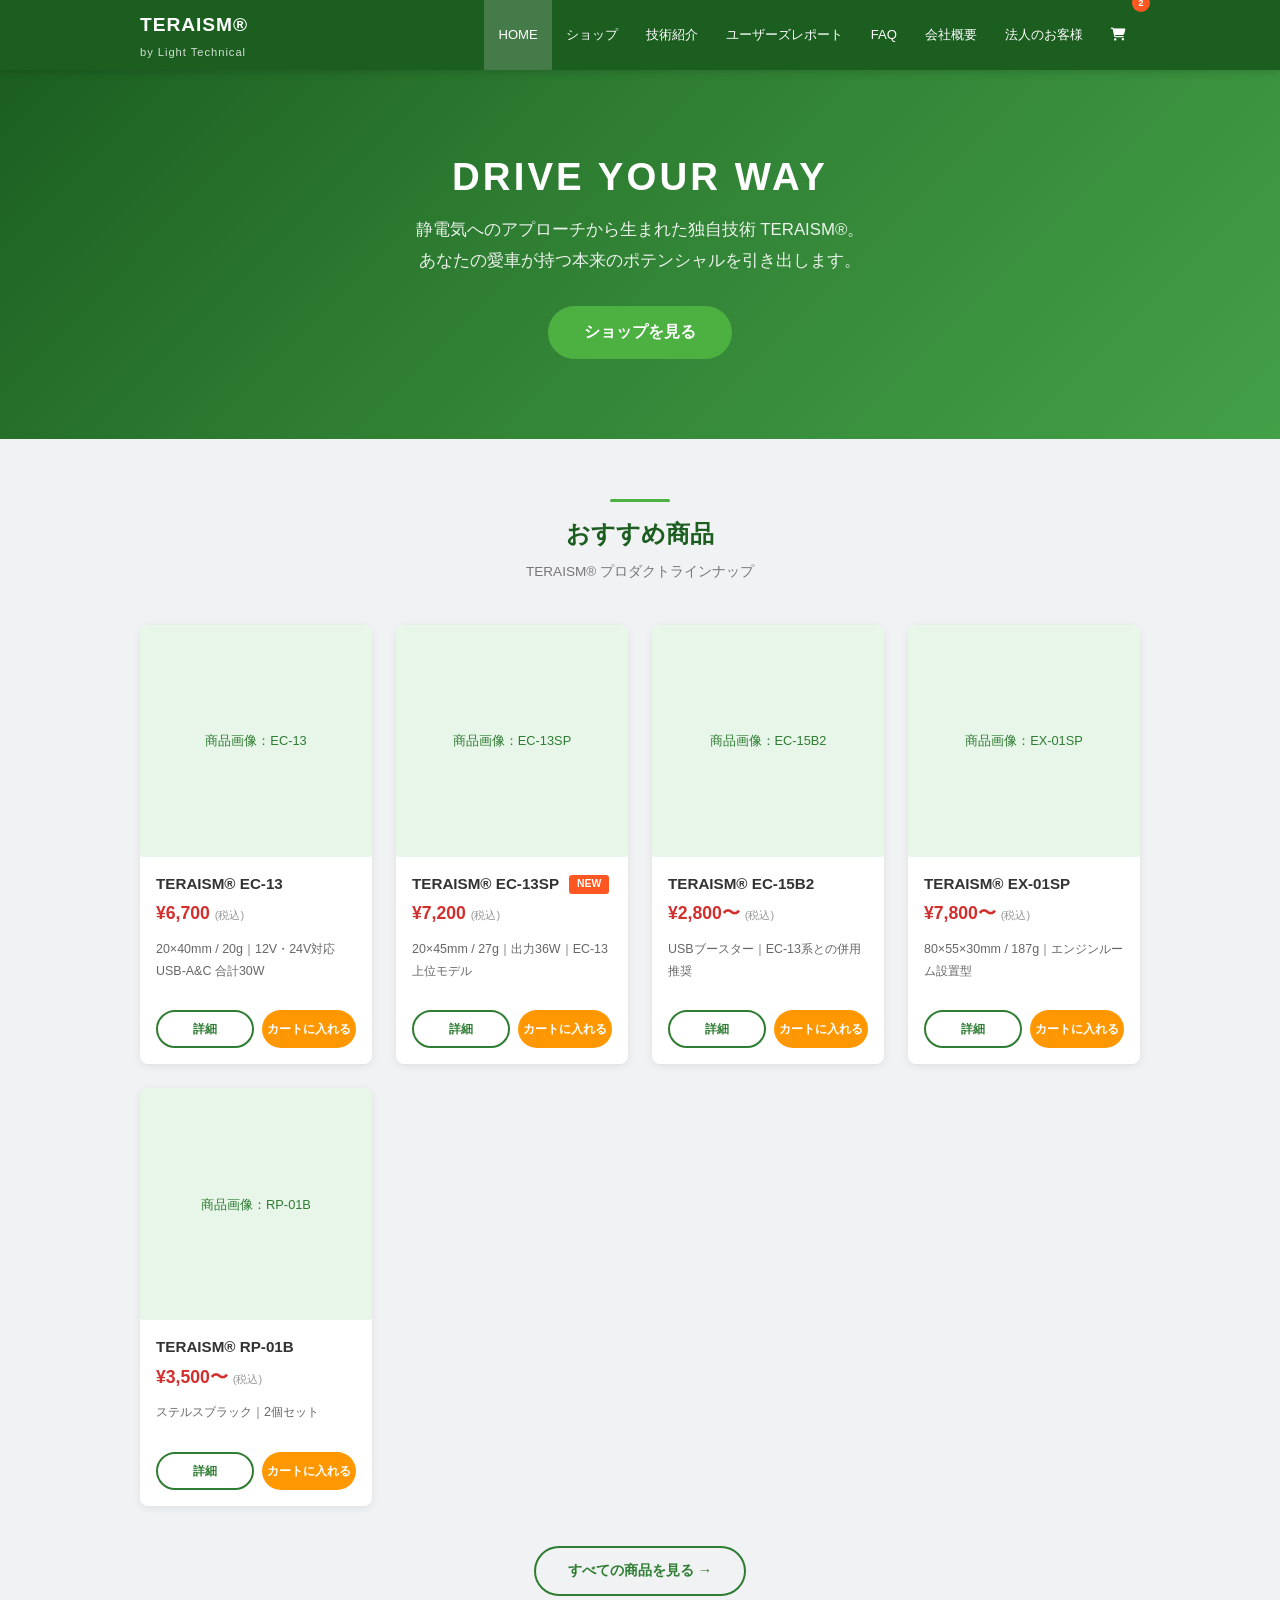
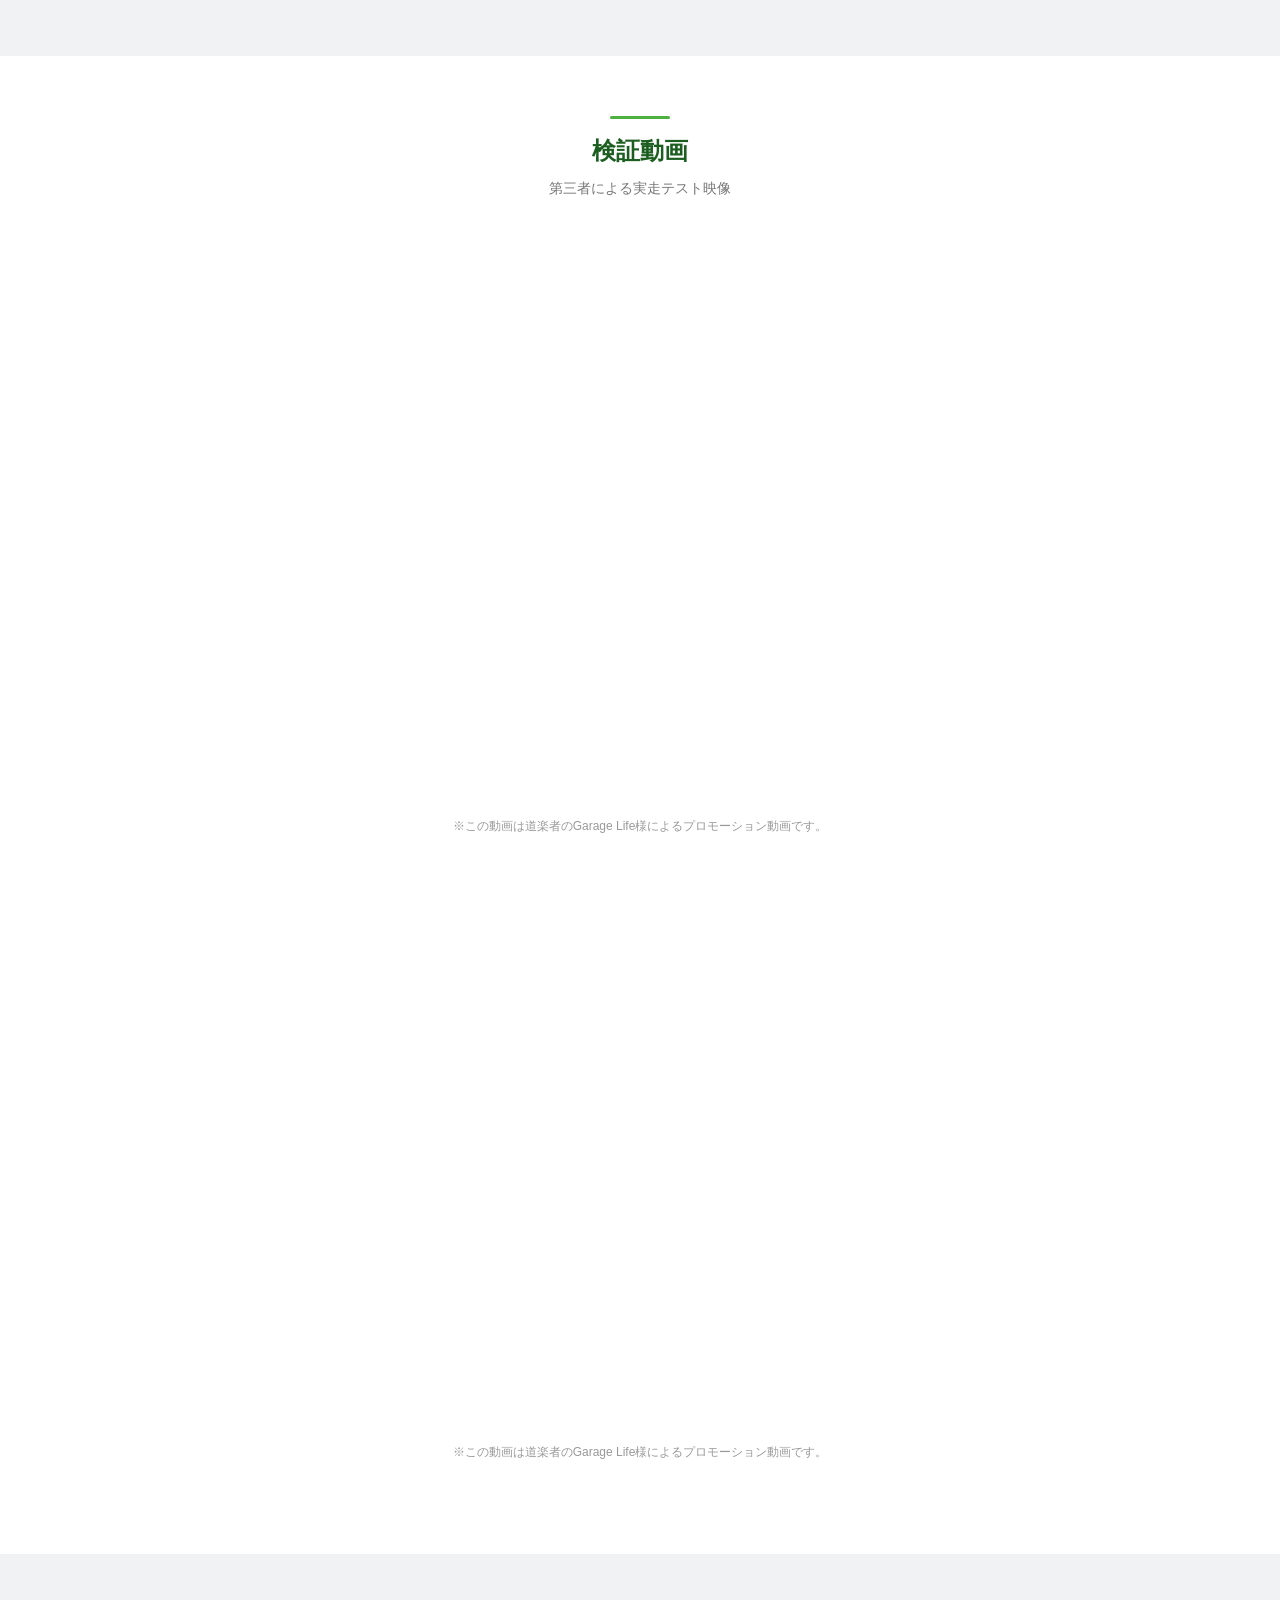
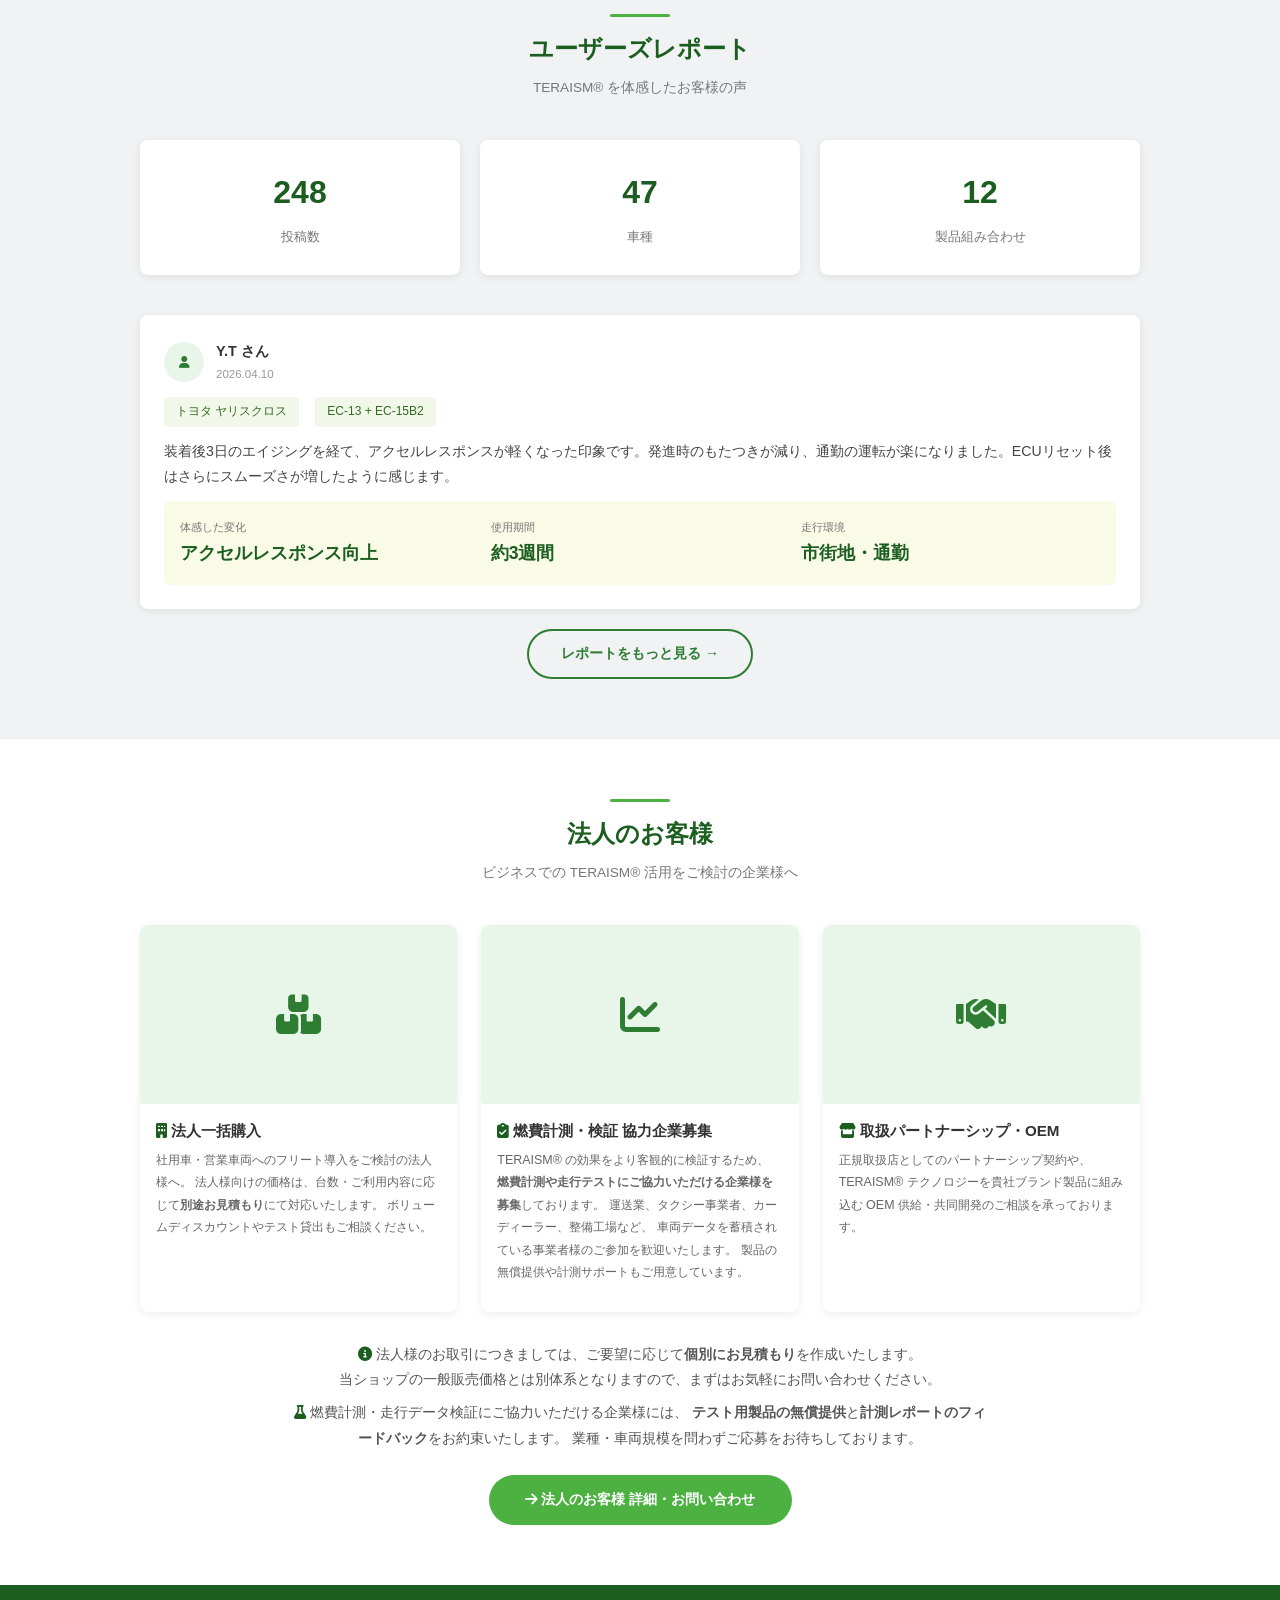
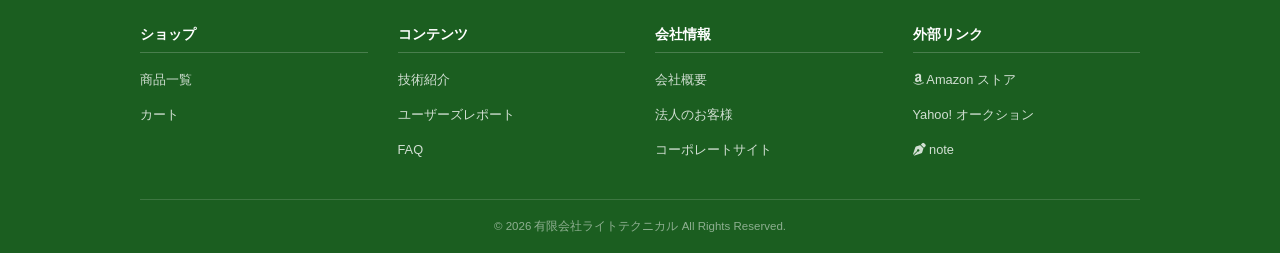
<file: index.html>
<!DOCTYPE html>
<html lang="ja">
<head>
<meta charset="UTF-8">
<meta name="viewport" content="width=device-width,initial-scale=1">
<title>TERAISM® 公式ショップ｜有限会社ライトテクニカル</title>
<link rel="stylesheet" href="https://stackpath.bootstrapcdn.com/bootstrap/4.5.0/css/bootstrap.min.css">
<link rel="stylesheet" href="https://cdnjs.cloudflare.com/ajax/libs/font-awesome/6.4.2/css/all.min.css">
<link rel="stylesheet" href="css/style.css">
</head>
<body>

<!-- ========== Header ========== -->
<header class="siteHeader">
  <div class="container">
    <a href="index.html" class="siteLogo">TERAISM®<span>by Light Technical</span></a>
    <button class="menuToggle" onclick="document.querySelector('.gMenu').classList.toggle('is-open')"><i class="fas fa-bars"></i></button>
    <ul class="gMenu">
      <li><a href="index.html" class="is-active">HOME</a></li>
      <li><a href="shop.html">ショップ</a></li>
      <li><a href="technology.html">技術紹介</a></li>
      <li><a href="reports.html">ユーザーズレポート</a></li>
      <li><a href="faq.html">FAQ</a></li>
      <li><a href="company.html">会社概要</a></li>
      <li><a href="btob.html">法人のお客様</a></li>
      <li><a href="cart.html" class="cartIcon"><i class="fas fa-shopping-cart"></i><span class="badge">2</span></a></li>
    </ul>
  </div>
</header>

<!-- ========== Hero ========== -->
<section class="hero">
  <div class="container">
    <h1>DRIVE YOUR WAY</h1>
    <p>静電気へのアプローチから生まれた独自技術 TERAISM®。<br>あなたの愛車が持つ本来のポテンシャルを引き出します。</p>
    <a href="shop.html" class="btn-green">ショップを見る</a>
  </div>
</section>

<!-- ========== おすすめ商品 ========== -->
<section class="section">
  <div class="container">
    <div class="section-divider"></div>
    <h2 class="section-title">おすすめ商品</h2>
    <p class="section-sub">TERAISM® プロダクトラインナップ</p>
    <div class="product-grid">

      <!-- EC-13 -->
      <div class="product-card">
        <div class="card-img">商品画像：EC-13</div>
        <div class="card-body">
          <h3>TERAISM® EC-13</h3>
          <div class="price">¥6,700 <span class="price-note">(税込)</span></div>
          <p>20×40mm / 20g｜12V・24V対応 USB-A&C 合計30W</p>
        </div>
        <div class="card-actions">
          <a href="product-detail.html" class="btn-outline btn-sm">詳細</a>
          <button class="btn-green btn-sm btn-cart">カートに入れる</button>
        </div>
      </div>

      <!-- EC-13SP -->
      <div class="product-card">
        <div class="card-img">商品画像：EC-13SP</div>
        <div class="card-body">
          <h3>TERAISM® EC-13SP <span class="badge-new">NEW</span></h3>
          <div class="price">¥7,200 <span class="price-note">(税込)</span></div>
          <p>20×45mm / 27g｜出力36W｜EC-13上位モデル</p>
        </div>
        <div class="card-actions">
          <a href="shop.html" class="btn-outline btn-sm">詳細</a>
          <button class="btn-green btn-sm btn-cart">カートに入れる</button>
        </div>
      </div>

      <!-- EC-15B2 -->
      <div class="product-card">
        <div class="card-img">商品画像：EC-15B2</div>
        <div class="card-body">
          <h3>TERAISM® EC-15B2</h3>
          <div class="price">¥2,800〜 <span class="price-note">(税込)</span></div>
          <p>USBブースター｜EC-13系との併用推奨</p>
        </div>
        <div class="card-actions">
          <a href="shop.html" class="btn-outline btn-sm">詳細</a>
          <button class="btn-green btn-sm btn-cart">カートに入れる</button>
        </div>
      </div>

      <!-- EX-01SP -->
      <div class="product-card">
        <div class="card-img">商品画像：EX-01SP</div>
        <div class="card-body">
          <h3>TERAISM® EX-01SP</h3>
          <div class="price">¥7,800〜 <span class="price-note">(税込)</span></div>
          <p>80×55×30mm / 187g｜エンジンルーム設置型</p>
        </div>
        <div class="card-actions">
          <a href="shop.html" class="btn-outline btn-sm">詳細</a>
          <button class="btn-green btn-sm btn-cart">カートに入れる</button>
        </div>
      </div>

      <!-- RP-01B -->
      <div class="product-card">
        <div class="card-img">商品画像：RP-01B</div>
        <div class="card-body">
          <h3>TERAISM® RP-01B</h3>
          <div class="price">¥3,500〜 <span class="price-note">(税込)</span></div>
          <p>ステルスブラック｜2個セット</p>
        </div>
        <div class="card-actions">
          <a href="shop.html" class="btn-outline btn-sm">詳細</a>
          <button class="btn-green btn-sm btn-cart">カートに入れる</button>
        </div>
      </div>

    </div><!-- /.product-grid -->
    <div class="text-center mt-40">
      <a href="shop.html" class="btn-outline">すべての商品を見る →</a>
    </div>
  </div>
</section>

<!-- ========== 検証動画 ========== -->
<section class="section section-alt">
  <div class="container">
    <div class="section-divider"></div>
    <h2 class="section-title">検証動画</h2>
    <p class="section-sub">第三者による実走テスト映像</p>
    <div class="video-wrap">
      <iframe src="https://www.youtube.com/embed/KXNkJelw3Oc?feature=oembed" title="EC-13&EC-15B2 検証動画" allowfullscreen></iframe>
    </div>
    <p class="video-caption">※この動画は道楽者のGarage Life様によるプロモーション動画です。</p>
    <div class="video-wrap">
      <iframe src="https://www.youtube.com/embed/6C7YidD9vI8?start=1091&feature=oembed" title="EC-13 検証動画" allowfullscreen></iframe>
    </div>
    <p class="video-caption">※この動画は道楽者のGarage Life様によるプロモーション動画です。</p>
  </div>
</section>

<!-- ========== ユーザーズレポート ハイライト ========== -->
<section class="section">
  <div class="container">
    <div class="section-divider"></div>
    <h2 class="section-title">ユーザーズレポート</h2>
    <p class="section-sub">TERAISM® を体感したお客様の声</p>

    <div class="report-stats">
      <div class="stat-card"><span class="num">248</span><span class="label">投稿数</span></div>
      <div class="stat-card"><span class="num">47</span><span class="label">車種</span></div>
      <div class="stat-card"><span class="num">12</span><span class="label">製品組み合わせ</span></div>
    </div>

    <div class="report-card">
      <div class="report-header">
        <div class="avatar"><i class="fas fa-user"></i></div>
        <div class="user-info">
          <div class="name">Y.T さん</div>
          <div class="date">2026.04.10</div>
        </div>
      </div>
      <div class="report-meta">
        <span class="tag">トヨタ ヤリスクロス</span>
        <span class="tag">EC-13 + EC-15B2</span>
      </div>
      <p class="report-body">装着後3日のエイジングを経て、アクセルレスポンスが軽くなった印象です。発進時のもたつきが減り、通勤の運転が楽になりました。ECUリセット後はさらにスムーズさが増したように感じます。</p>
      <div class="report-data">
        <div class="data-item"><span class="data-label">体感した変化</span><span class="data-value">アクセルレスポンス向上</span></div>
        <div class="data-item"><span class="data-label">使用期間</span><span class="data-value">約3週間</span></div>
        <div class="data-item"><span class="data-label">走行環境</span><span class="data-value">市街地・通勤</span></div>
      </div>
    </div>

    <div class="text-center mt-20">
      <a href="reports.html" class="btn-outline">レポートをもっと見る →</a>
    </div>
  </div>
</section>

<!-- ========== 法人のお客様 ========== -->
<section class="section section-alt">
  <div class="container">
    <div class="section-divider"></div>
    <h2 class="section-title">法人のお客様</h2>
    <p class="section-sub">ビジネスでの TERAISM® 活用をご検討の企業様へ</p>

    <div class="product-grid" style="grid-template-columns:repeat(auto-fill,minmax(280px,1fr));">

      <!-- 法人一括購入・別途見積もり -->
      <div class="product-card">
        <div class="card-img" style="aspect-ratio:16/9;">
          <i class="fas fa-boxes-stacked" style="font-size:2.5rem;color:#2e7d32;"></i>
        </div>
        <div class="card-body">
          <h3><i class="fas fa-building" style="color:#1b5e20;"></i> 法人一括購入</h3>
          <p>
            社用車・営業車両へのフリート導入をご検討の法人様へ。
            法人様向けの価格は、台数・ご利用内容に応じて<strong>別途お見積もり</strong>にて対応いたします。
            ボリュームディスカウントやテスト貸出もご相談ください。
          </p>
        </div>
      </div>

      <!-- 燃費計測等の協力企業募集 -->
      <div class="product-card">
        <div class="card-img" style="aspect-ratio:16/9;">
          <i class="fas fa-chart-line" style="font-size:2.5rem;color:#2e7d32;"></i>
        </div>
        <div class="card-body">
          <h3><i class="fas fa-clipboard-check" style="color:#1b5e20;"></i> 燃費計測・検証 協力企業募集</h3>
          <p>
            TERAISM® の効果をより客観的に検証するため、
            <strong>燃費計測や走行テストにご協力いただける企業様を募集</strong>しております。
            運送業、タクシー事業者、カーディーラー、整備工場など、
            車両データを蓄積されている事業者様のご参加を歓迎いたします。
            製品の無償提供や計測サポートもご用意しています。
          </p>
        </div>
      </div>

      <!-- OEM・取扱パートナーシップ -->
      <div class="product-card">
        <div class="card-img" style="aspect-ratio:16/9;">
          <i class="fas fa-handshake" style="font-size:2.5rem;color:#2e7d32;"></i>
        </div>
        <div class="card-body">
          <h3><i class="fas fa-store" style="color:#1b5e20;"></i> 取扱パートナーシップ・OEM</h3>
          <p>
            正規取扱店としてのパートナーシップ契約や、
            TERAISM® テクノロジーを貴社ブランド製品に組み込む OEM 供給・共同開発のご相談を承っております。
          </p>
        </div>
      </div>

    </div><!-- /.product-grid -->

    <!-- 法人向け補足テキスト -->
    <div style="max-width:700px;margin:30px auto 0;text-align:center;">
      <p style="font-size:.88rem;color:#555;margin-bottom:8px;">
        <i class="fas fa-info-circle" style="color:#1b5e20;"></i>
        法人様のお取引につきましては、ご要望に応じて<strong>個別にお見積もり</strong>を作成いたします。<br>
        当ショップの一般販売価格とは別体系となりますので、まずはお気軽にお問い合わせください。
      </p>
      <p style="font-size:.88rem;color:#555;margin-bottom:24px;">
        <i class="fas fa-flask" style="color:#1b5e20;"></i>
        燃費計測・走行データ検証にご協力いただける企業様には、
        <strong>テスト用製品の無償提供</strong>と<strong>計測レポートのフィードバック</strong>をお約束いたします。
        業種・車両規模を問わずご応募をお待ちしております。
      </p>
      <a href="btob.html" class="btn-green"><i class="fas fa-arrow-right"></i> 法人のお客様 詳細・お問い合わせ</a>
    </div>

  </div>
</section>

<!-- ========== Footer ========== -->
<footer class="siteFooter">
  <div class="container">
    <div class="footer-grid">
      <div>
        <h4>ショップ</h4>
        <ul>
          <li><a href="shop.html">商品一覧</a></li>
          <li><a href="cart.html">カート</a></li>
        </ul>
      </div>
      <div>
        <h4>コンテンツ</h4>
        <ul>
          <li><a href="technology.html">技術紹介</a></li>
          <li><a href="reports.html">ユーザーズレポート</a></li>
          <li><a href="faq.html">FAQ</a></li>
        </ul>
      </div>
      <div>
        <h4>会社情報</h4>
        <ul>
          <li><a href="company.html">会社概要</a></li>
          <li><a href="btob.html">法人のお客様</a></li>
          <li><a href="https://www.light-technical.com/" target="_blank">コーポレートサイト</a></li>
        </ul>
      </div>
      <div>
        <h4>外部リンク</h4>
        <ul>
          <li><a href="https://www.amazon.co.jp/stores/TERAISM%E7%87%83%E8%B2%BB%E5%90%91%E4%B8%8A%E7%B3%BB%E3%82%AB%E3%83%BC%E3%83%91%E3%83%BC%E3%83%84/page/D6041CA1-DF77-4AAE-81E8-C6A9E9E9A1BC" target="_blank"><i class="fab fa-amazon"></i> Amazon ストア</a></li>
          <li><a href="https://auctions.yahoo.co.jp/seller/68mBTSA7m4TsArky7vfUf31WWP38V" target="_blank">Yahoo! オークション</a></li>
          <li><a href="https://note.com/teraism" target="_blank"><i class="fas fa-pen-nib"></i> note</a></li>
        </ul>
      </div>
    </div>
    <div class="footer-bottom">
      &copy; 2026 有限会社ライトテクニカル All Rights Reserved.
    </div>
  </div>
</footer>

</body>
</html>
</file>
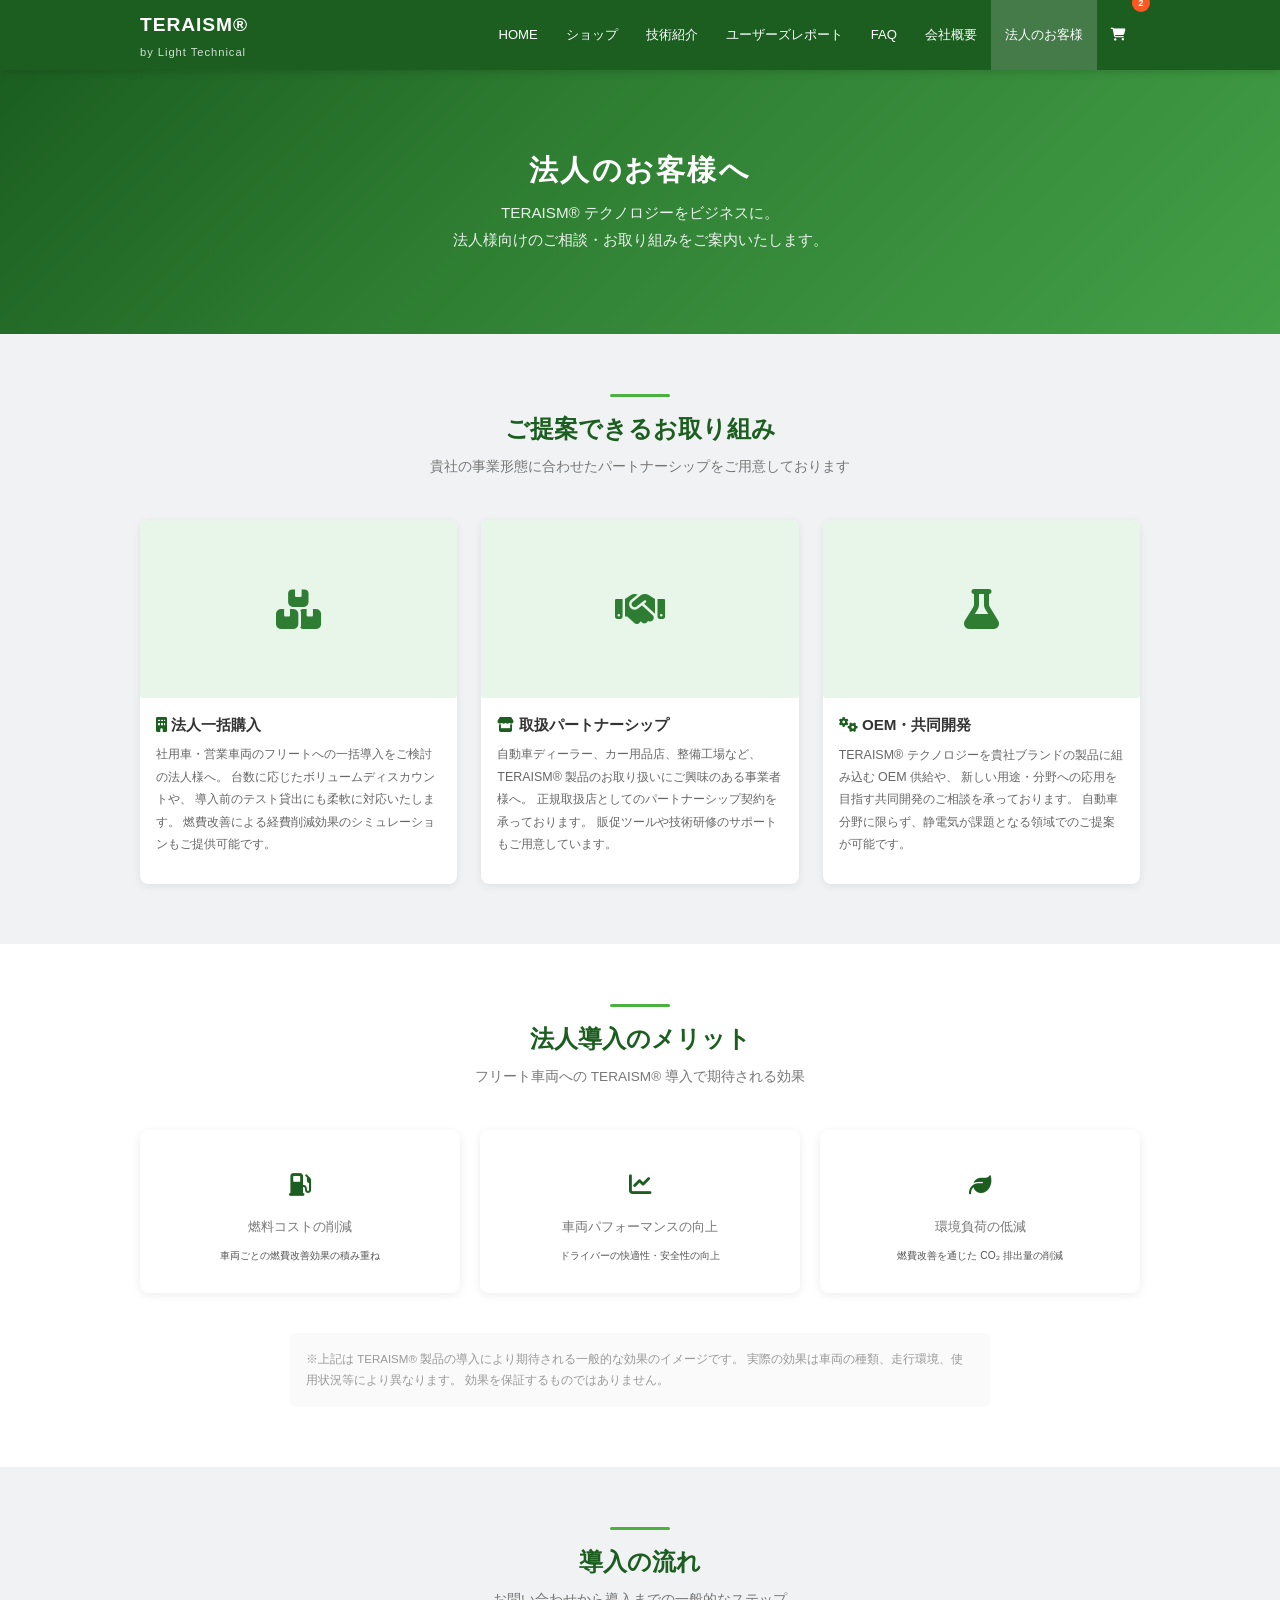
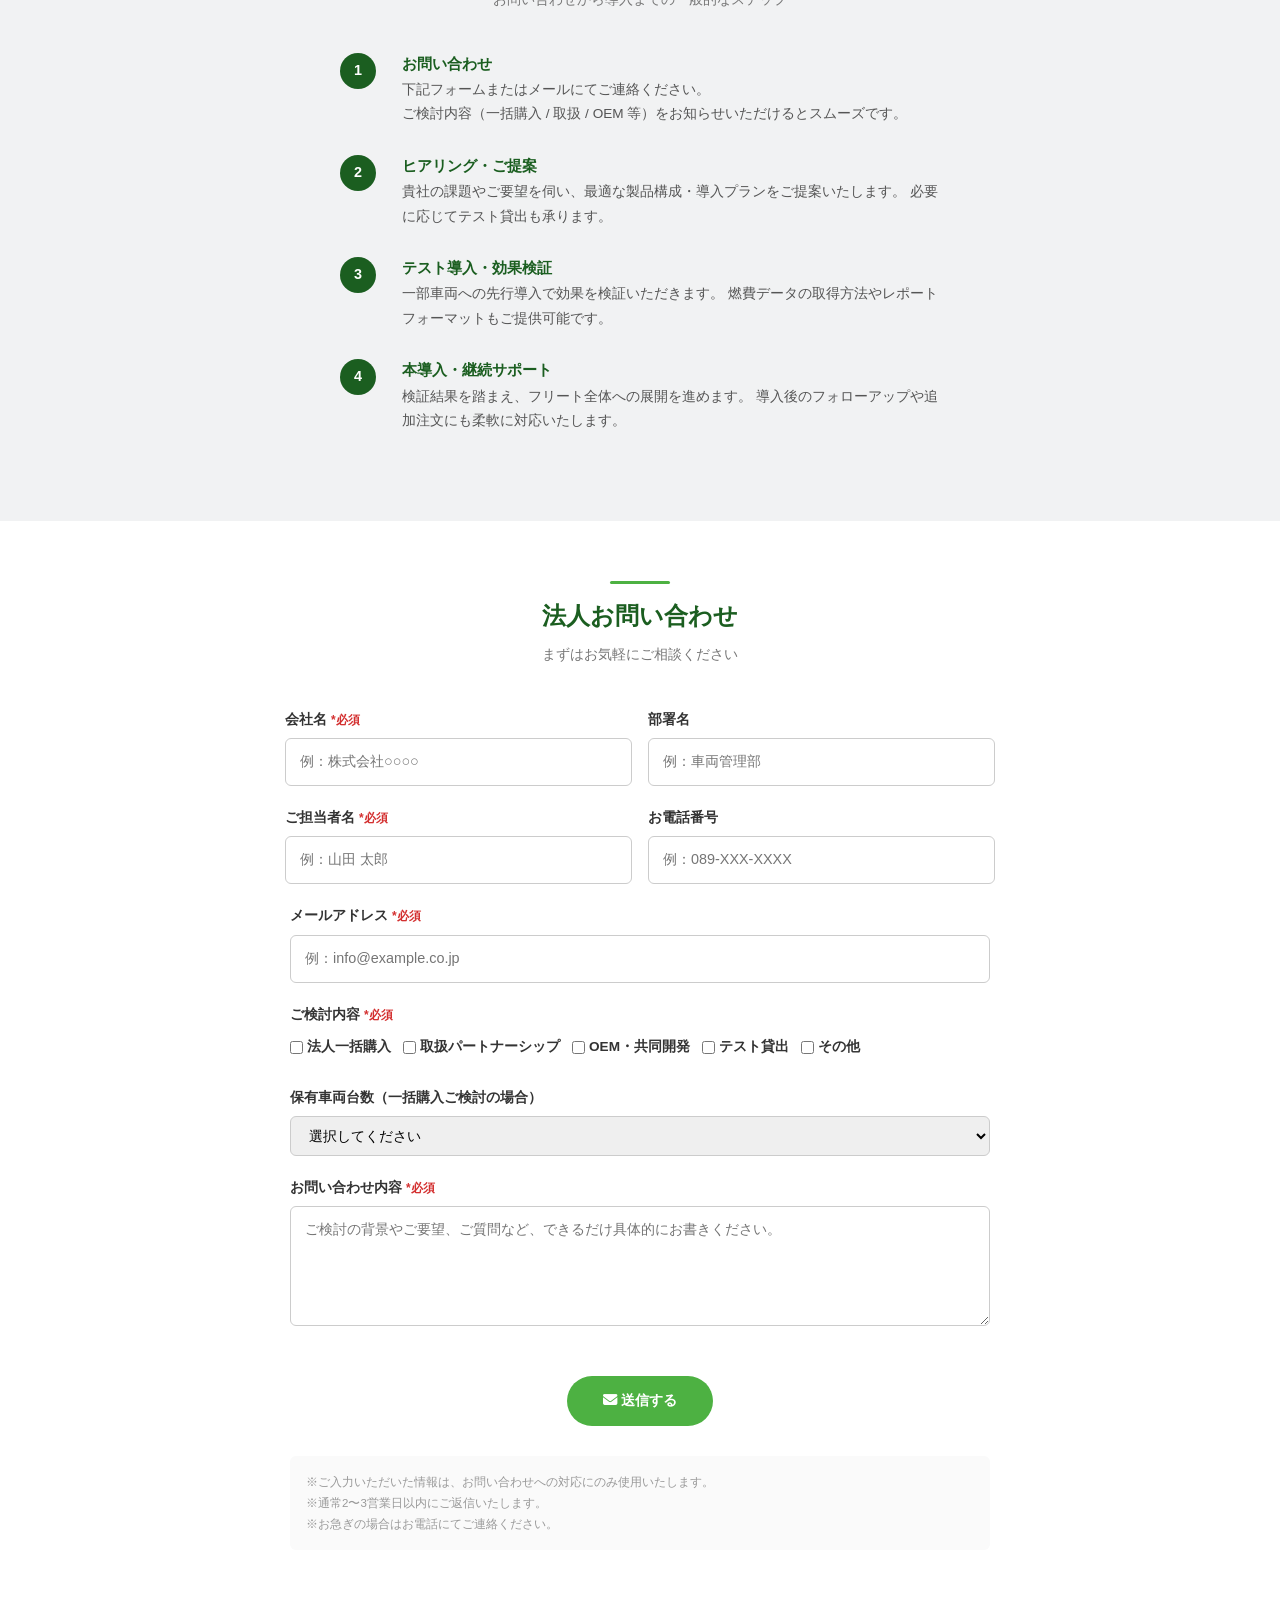
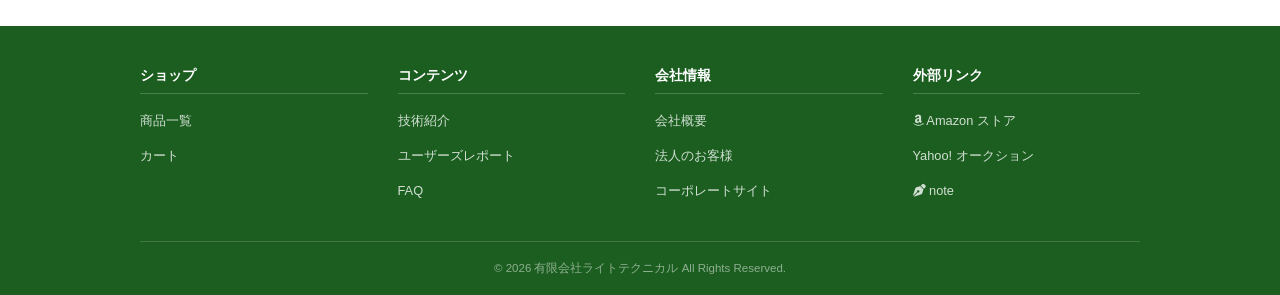
<file: btob.html>
<!DOCTYPE html>
<html lang="ja">
<head>
<meta charset="UTF-8">
<meta name="viewport" content="width=device-width,initial-scale=1">
<title>法人のお客様｜TERAISM® 公式ショップ</title>
<link rel="stylesheet" href="https://stackpath.bootstrapcdn.com/bootstrap/4.5.0/css/bootstrap.min.css">
<link rel="stylesheet" href="https://cdnjs.cloudflare.com/ajax/libs/font-awesome/6.4.2/css/all.min.css">
<link rel="stylesheet" href="css/style.css">
</head>
<body>

<header class="siteHeader">
  <div class="container">
    <a href="index.html" class="siteLogo">TERAISM®<span>by Light Technical</span></a>
    <button class="menuToggle" onclick="document.querySelector('.gMenu').classList.toggle('is-open')"><i class="fas fa-bars"></i></button>
    <ul class="gMenu">
      <li><a href="index.html">HOME</a></li>
      <li><a href="shop.html">ショップ</a></li>
      <li><a href="technology.html">技術紹介</a></li>
      <li><a href="reports.html">ユーザーズレポート</a></li>
      <li><a href="faq.html">FAQ</a></li>
      <li><a href="company.html">会社概要</a></li>
      <li><a href="btob.html" class="is-active">法人のお客様</a></li>
      <li><a href="cart.html" class="cartIcon"><i class="fas fa-shopping-cart"></i><span class="badge">2</span></a></li>
    </ul>
  </div>
</header>

<!-- ヒーロー -->
<section class="hero">
  <div class="container">
    <h1 style="font-size:1.8rem;">法人のお客様へ</h1>
    <p style="font-size:.95rem;max-width:640px;margin:0 auto;">
      TERAISM® テクノロジーをビジネスに。<br>
      法人様向けのご相談・お取り組みをご案内いたします。
    </p>
  </div>
</section>

<!-- 3つのご提案 -->
<section class="section">
  <div class="container">
    <div class="section-divider"></div>
    <h2 class="section-title">ご提案できるお取り組み</h2>
    <p class="section-sub">貴社の事業形態に合わせたパートナーシップをご用意しております</p>

    <div class="product-grid" style="grid-template-columns:repeat(auto-fill,minmax(280px,1fr));">

      <!-- 法人一括購入 -->
      <div class="product-card">
        <div class="card-img" style="aspect-ratio:16/9;background:#e8f5e9;">
          <i class="fas fa-boxes-stacked" style="font-size:2.5rem;color:#2e7d32;"></i>
        </div>
        <div class="card-body">
          <h3><i class="fas fa-building" style="color:#1b5e20;"></i> 法人一括購入</h3>
          <p>
            社用車・営業車両のフリートへの一括導入をご検討の法人様へ。
            台数に応じたボリュームディスカウントや、
            導入前のテスト貸出にも柔軟に対応いたします。
            燃費改善による経費削減効果のシミュレーションもご提供可能です。
          </p>
        </div>
      </div>

      <!-- 取扱パートナーシップ -->
      <div class="product-card">
        <div class="card-img" style="aspect-ratio:16/9;background:#e8f5e9;">
          <i class="fas fa-handshake" style="font-size:2.5rem;color:#2e7d32;"></i>
        </div>
        <div class="card-body">
          <h3><i class="fas fa-store" style="color:#1b5e20;"></i> 取扱パートナーシップ</h3>
          <p>
            自動車ディーラー、カー用品店、整備工場など、
            TERAISM® 製品のお取り扱いにご興味のある事業者様へ。
            正規取扱店としてのパートナーシップ契約を承っております。
            販促ツールや技術研修のサポートもご用意しています。
          </p>
        </div>
      </div>

      <!-- OEM・共同開発 -->
      <div class="product-card">
        <div class="card-img" style="aspect-ratio:16/9;background:#e8f5e9;">
          <i class="fas fa-flask" style="font-size:2.5rem;color:#2e7d32;"></i>
        </div>
        <div class="card-body">
          <h3><i class="fas fa-cogs" style="color:#1b5e20;"></i> OEM・共同開発</h3>
          <p>
            TERAISM® テクノロジーを貴社ブランドの製品に組み込む OEM 供給や、
            新しい用途・分野への応用を目指す共同開発のご相談を承っております。
            自動車分野に限らず、静電気が課題となる領域でのご提案が可能です。
          </p>
        </div>
      </div>

    </div><!-- /.product-grid -->
  </div>
</section>

<!-- 導入メリット -->
<section class="section section-alt">
  <div class="container">
    <div class="section-divider"></div>
    <h2 class="section-title">法人導入のメリット</h2>
    <p class="section-sub">フリート車両への TERAISM® 導入で期待される効果</p>

    <div class="report-stats">
      <div class="stat-card">
        <span class="num"><i class="fas fa-gas-pump" style="font-size:1.4rem;"></i></span>
        <span class="label">燃料コストの削減<br><small style="color:#555;">車両ごとの燃費改善効果の積み重ね</small></span>
      </div>
      <div class="stat-card">
        <span class="num"><i class="fas fa-chart-line" style="font-size:1.4rem;"></i></span>
        <span class="label">車両パフォーマンスの向上<br><small style="color:#555;">ドライバーの快適性・安全性の向上</small></span>
      </div>
      <div class="stat-card">
        <span class="num"><i class="fas fa-leaf" style="font-size:1.4rem;"></i></span>
        <span class="label">環境負荷の低減<br><small style="color:#555;">燃費改善を通じた CO₂ 排出量の削減</small></span>
      </div>
    </div>

    <p class="disclaimer" style="max-width:700px;margin:20px auto 0;">
      ※上記は TERAISM® 製品の導入により期待される一般的な効果のイメージです。
      実際の効果は車両の種類、走行環境、使用状況等により異なります。
      効果を保証するものではありません。
    </p>
  </div>
</section>

<!-- 導入の流れ -->
<section class="section">
  <div class="container">
    <div class="section-divider"></div>
    <h2 class="section-title">導入の流れ</h2>
    <p class="section-sub">お問い合わせから導入までの一般的なステップ</p>

    <div style="max-width:600px;margin:0 auto;">

      <div style="display:flex;gap:16px;margin-bottom:28px;align-items:flex-start;">
        <span class="tech-num" style="flex-shrink:0;">1</span>
        <div>
          <h4 style="font-size:.95rem;margin:0 0 4px;color:#1b5e20;">お問い合わせ</h4>
          <p style="font-size:.85rem;color:#555;margin:0;">
            下記フォームまたはメールにてご連絡ください。<br>
            ご検討内容（一括購入 / 取扱 / OEM 等）をお知らせいただけるとスムーズです。
          </p>
        </div>
      </div>

      <div style="display:flex;gap:16px;margin-bottom:28px;align-items:flex-start;">
        <span class="tech-num" style="flex-shrink:0;">2</span>
        <div>
          <h4 style="font-size:.95rem;margin:0 0 4px;color:#1b5e20;">ヒアリング・ご提案</h4>
          <p style="font-size:.85rem;color:#555;margin:0;">
            貴社の課題やご要望を伺い、最適な製品構成・導入プランをご提案いたします。
            必要に応じてテスト貸出も承ります。
          </p>
        </div>
      </div>

      <div style="display:flex;gap:16px;margin-bottom:28px;align-items:flex-start;">
        <span class="tech-num" style="flex-shrink:0;">3</span>
        <div>
          <h4 style="font-size:.95rem;margin:0 0 4px;color:#1b5e20;">テスト導入・効果検証</h4>
          <p style="font-size:.85rem;color:#555;margin:0;">
            一部車両への先行導入で効果を検証いただきます。
            燃費データの取得方法やレポートフォーマットもご提供可能です。
          </p>
        </div>
      </div>

      <div style="display:flex;gap:16px;margin-bottom:28px;align-items:flex-start;">
        <span class="tech-num" style="flex-shrink:0;">4</span>
        <div>
          <h4 style="font-size:.95rem;margin:0 0 4px;color:#1b5e20;">本導入・継続サポート</h4>
          <p style="font-size:.85rem;color:#555;margin:0;">
            検証結果を踏まえ、フリート全体への展開を進めます。
            導入後のフォローアップや追加注文にも柔軟に対応いたします。
          </p>
        </div>
      </div>

    </div>
  </div>
</section>

<!-- お問い合わせフォーム -->
<section class="section section-alt">
  <div class="container">
    <div class="section-divider"></div>
    <h2 class="section-title">法人お問い合わせ</h2>
    <p class="section-sub">まずはお気軽にご相談ください</p>

    <form class="post-form">

      <div class="form-row">
        <div class="form-group">
          <label>会社名<span class="required">*必須</span></label>
          <input type="text" placeholder="例：株式会社○○○○">
        </div>
        <div class="form-group">
          <label>部署名</label>
          <input type="text" placeholder="例：車両管理部">
        </div>
      </div>

      <div class="form-row">
        <div class="form-group">
          <label>ご担当者名<span class="required">*必須</span></label>
          <input type="text" placeholder="例：山田 太郎">
        </div>
        <div class="form-group">
          <label>お電話番号</label>
          <input type="text" placeholder="例：089-XXX-XXXX">
        </div>
      </div>

      <div class="form-group">
        <label>メールアドレス<span class="required">*必須</span></label>
        <input type="email" placeholder="例：info@example.co.jp">
      </div>

      <div class="form-group">
        <label>ご検討内容<span class="required">*必須</span></label>
        <div style="display:flex;flex-wrap:wrap;gap:12px;margin-top:8px;">
          <label style="font-size:.85rem;display:flex;align-items:center;gap:4px;">
            <input type="checkbox"> 法人一括購入
          </label>
          <label style="font-size:.85rem;display:flex;align-items:center;gap:4px;">
            <input type="checkbox"> 取扱パートナーシップ
          </label>
          <label style="font-size:.85rem;display:flex;align-items:center;gap:4px;">
            <input type="checkbox"> OEM・共同開発
          </label>
          <label style="font-size:.85rem;display:flex;align-items:center;gap:4px;">
            <input type="checkbox"> テスト貸出
          </label>
          <label style="font-size:.85rem;display:flex;align-items:center;gap:4px;">
            <input type="checkbox"> その他
          </label>
        </div>
      </div>

      <div class="form-group">
        <label>保有車両台数（一括購入ご検討の場合）</label>
        <select>
          <option value="">選択してください</option>
          <option>1〜10台</option>
          <option>11〜50台</option>
          <option>51〜100台</option>
          <option>101〜500台</option>
          <option>501台以上</option>
        </select>
      </div>

      <div class="form-group">
        <label>お問い合わせ内容<span class="required">*必須</span></label>
        <textarea placeholder="ご検討の背景やご要望、ご質問など、できるだけ具体的にお書きください。"></textarea>
      </div>

      <div class="text-center mt-40">
        <button type="submit" class="btn-green"><i class="fas fa-envelope"></i> 送信する</button>
      </div>

      <p class="disclaimer">
        ※ご入力いただいた情報は、お問い合わせへの対応にのみ使用いたします。<br>
        ※通常2〜3営業日以内にご返信いたします。<br>
        ※お急ぎの場合はお電話にてご連絡ください。
      </p>

    </form>
  </div>
</section>

<!-- フッター（フル版） -->
<footer class="siteFooter">
  <div class="container">
    <div class="footer-grid">
      <div>
        <h4>ショップ</h4>
        <ul>
          <li><a href="shop.html">商品一覧</a></li>
          <li><a href="cart.html">カート</a></li>
        </ul>
      </div>
      <div>
        <h4>コンテンツ</h4>
        <ul>
          <li><a href="technology.html">技術紹介</a></li>
          <li><a href="reports.html">ユーザーズレポート</a></li>
          <li><a href="faq.html">FAQ</a></li>
        </ul>
      </div>
      <div>
        <h4>会社情報</h4>
        <ul>
          <li><a href="company.html">会社概要</a></li>
          <li><a href="btob.html">法人のお客様</a></li>
          <li><a href="https://www.light-technical.com/" target="_blank">コーポレートサイト</a></li>
        </ul>
      </div>
      <div>
        <h4>外部リンク</h4>
        <ul>
          <li><a href="https://www.amazon.co.jp/stores/TERAISM%E7%87%83%E8%B2%BB%E5%90%91%E4%B8%8A%E7%B3%BB%E3%82%AB%E3%83%BC%E3%83%91%E3%83%BC%E3%83%84/page/D6041CA1-DF77-4AAE-81E8-C6A9E9E9A1BC" target="_blank"><i class="fab fa-amazon"></i> Amazon ストア</a></li>
          <li><a href="https://auctions.yahoo.co.jp/seller/68mBTSA7m4TsArky7vfUf31WWP38V" target="_blank">Yahoo! オークション</a></li>
          <li><a href="https://note.com/teraism" target="_blank"><i class="fas fa-pen-nib"></i> note</a></li>
        </ul>
      </div>
    </div>
    <div class="footer-bottom">
      &copy; 2026 有限会社ライトテクニカル All Rights Reserved.
    </div>
  </div>
</footer>

</body>
</html>
</file>
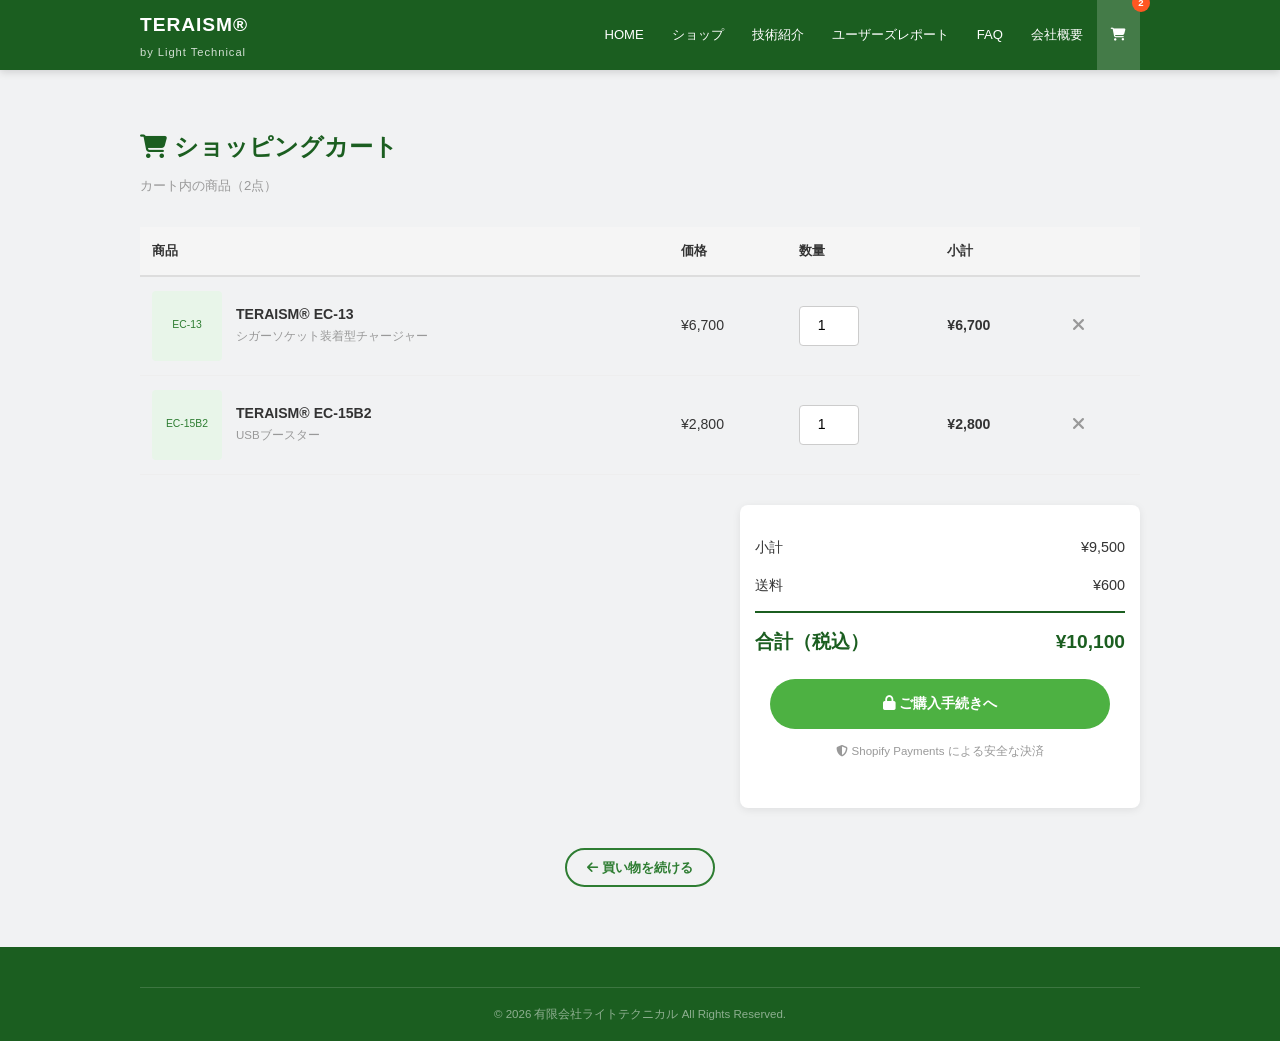
<file: cart.html>
<!DOCTYPE html>
<html lang="ja">
<head>
<meta charset="UTF-8">
<meta name="viewport" content="width=device-width,initial-scale=1">
<title>カート｜TERAISM® 公式ショップ</title>
<link rel="stylesheet" href="https://stackpath.bootstrapcdn.com/bootstrap/4.5.0/css/bootstrap.min.css">
<link rel="stylesheet" href="https://cdnjs.cloudflare.com/ajax/libs/font-awesome/6.4.2/css/all.min.css">
<link rel="stylesheet" href="css/style.css">
</head>
<body>

<header class="siteHeader">
  <div class="container">
    <a href="index.html" class="siteLogo">TERAISM®<span>by Light Technical</span></a>
    <button class="menuToggle" onclick="document.querySelector('.gMenu').classList.toggle('is-open')"><i class="fas fa-bars"></i></button>
    <ul class="gMenu">
      <li><a href="index.html">HOME</a></li>
      <li><a href="shop.html">ショップ</a></li>
      <li><a href="technology.html">技術紹介</a></li>
      <li><a href="reports.html">ユーザーズレポート</a></li>
      <li><a href="faq.html">FAQ</a></li>
      <li><a href="company.html">会社概要</a></li>
      <li><a href="cart.html" class="cartIcon is-active"><i class="fas fa-shopping-cart"></i><span class="badge">2</span></a></li>
    </ul>
  </div>
</header>

<section class="section">
  <div class="container">
    <h2 class="section-title" style="text-align:left;"><i class="fas fa-shopping-cart"></i> ショッピングカート</h2>
    <p style="font-size:.82rem;color:#999;margin-bottom:30px;">カート内の商品（2点）</p>

    <table class="cart-table">
      <thead>
        <tr>
          <th>商品</th>
          <th>価格</th>
          <th>数量</th>
          <th>小計</th>
          <th></th>
        </tr>
      </thead>
      <tbody>
        <tr>
          <td>
            <div class="product-cell">
              <div class="cart-thumb">EC-13</div>
              <div class="cart-info">
                <h4>TERAISM® EC-13</h4>
                <p>シガーソケット装着型チャージャー</p>
              </div>
            </div>
          </td>
          <td>¥6,700</td>
          <td><input type="number" class="qty-input" value="1" min="1"></td>
          <td><strong>¥6,700</strong></td>
          <td><button class="remove-btn"><i class="fas fa-times"></i></button></td>
        </tr>
        <tr>
          <td>
            <div class="product-cell">
              <div class="cart-thumb">EC-15B2</div>
              <div class="cart-info">
                <h4>TERAISM® EC-15B2</h4>
                <p>USBブースター</p>
              </div>
            </div>
          </td>
          <td>¥2,800</td>
          <td><input type="number" class="qty-input" value="1" min="1"></td>
          <td><strong>¥2,800</strong></td>
          <td><button class="remove-btn"><i class="fas fa-times"></i></button></td>
        </tr>
      </tbody>
    </table>

    <div class="cart-summary">
      <div class="row"><span>小計</span><span>¥9,500</span></div>
      <div class="row"><span>送料</span><span>¥600</span></div>
      <div class="row total"><span>合計（税込）</span><span>¥10,100</span></div>
      <button class="btn-green btn-block mt-20"><i class="fas fa-lock"></i> ご購入手続きへ</button>
      <p style="text-align:center;margin-top:12px;font-size:.72rem;color:#999;">
        <i class="fas fa-shield-alt"></i> Shopify Payments による安全な決済
      </p>
    </div>

    <div class="text-center mt-40">
      <a href="shop.html" class="btn-outline btn-sm"><i class="fas fa-arrow-left"></i> 買い物を続ける</a>
    </div>

  </div>
</section>

<footer class="siteFooter">
  <div class="container">
    <div class="footer-bottom">&copy; 2026 有限会社ライトテクニカル All Rights Reserved.</div>
  </div>
</footer>

</body>
</html>
</file>
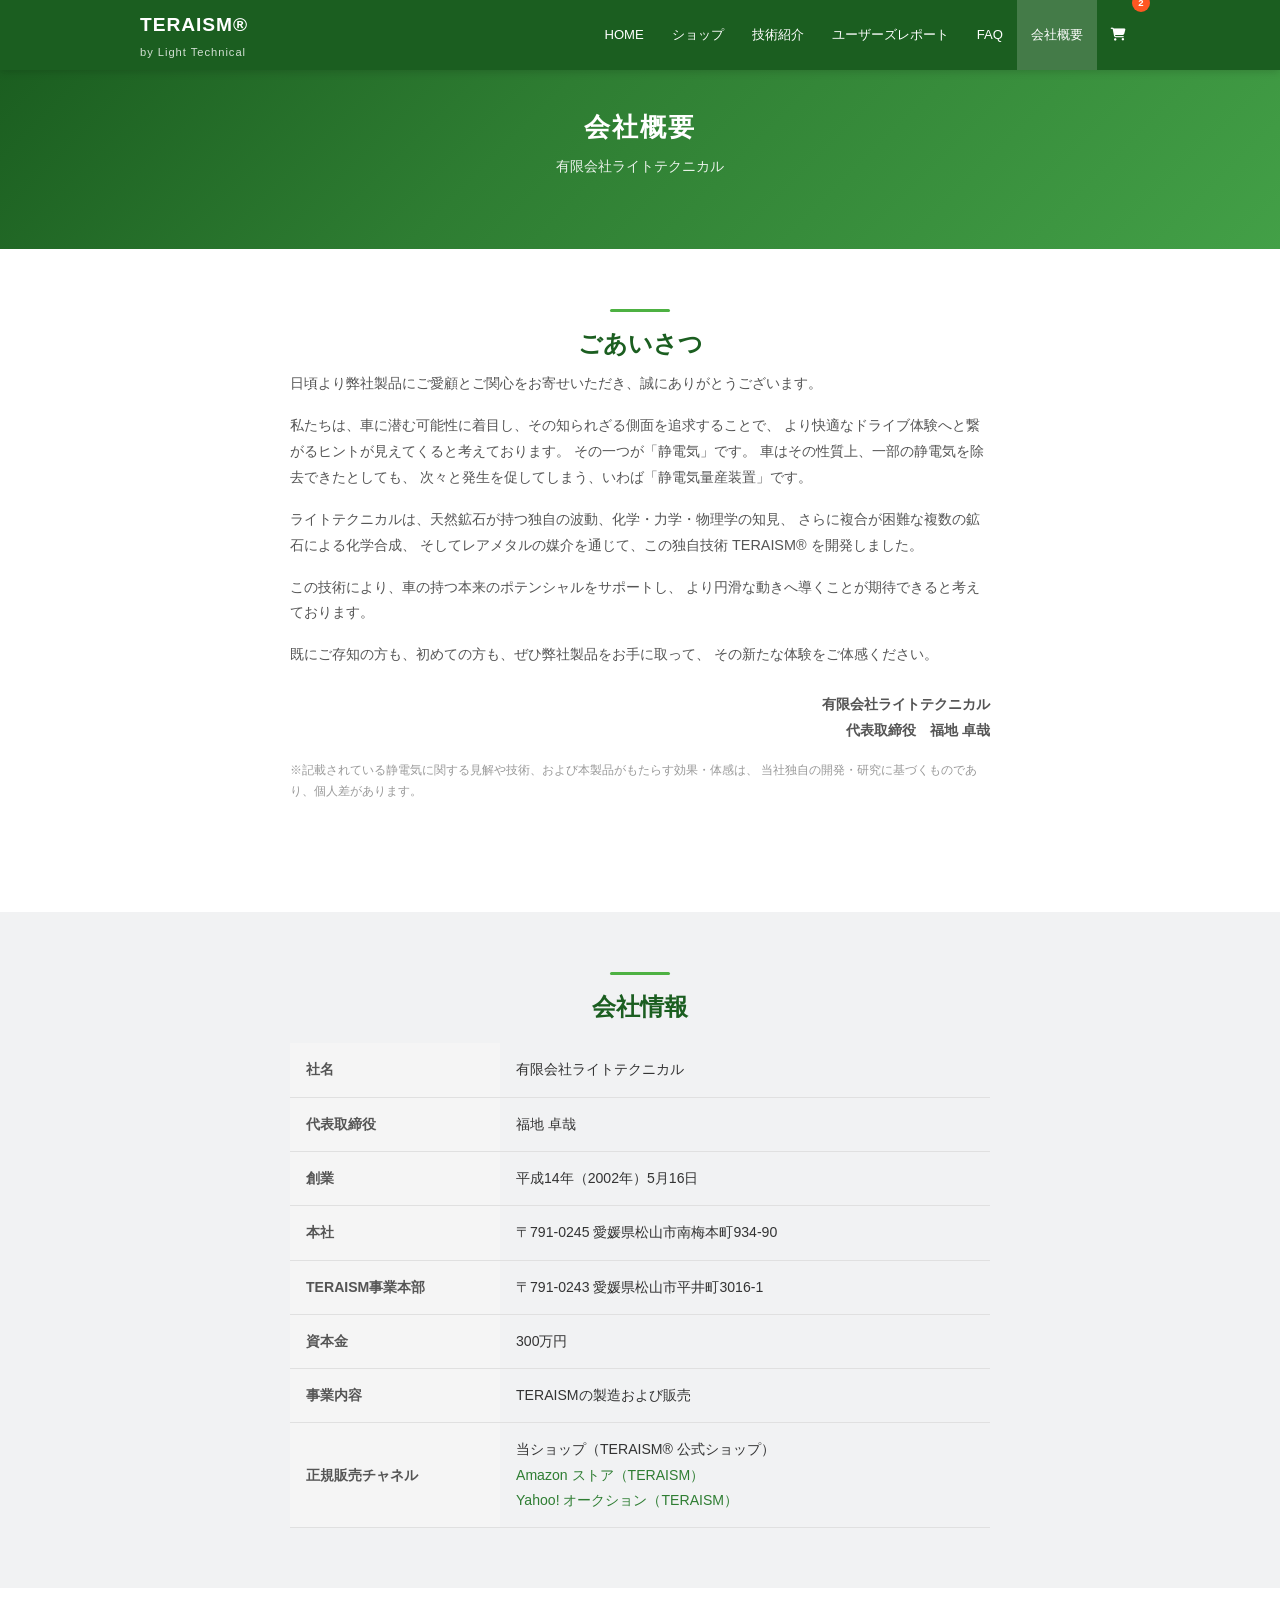
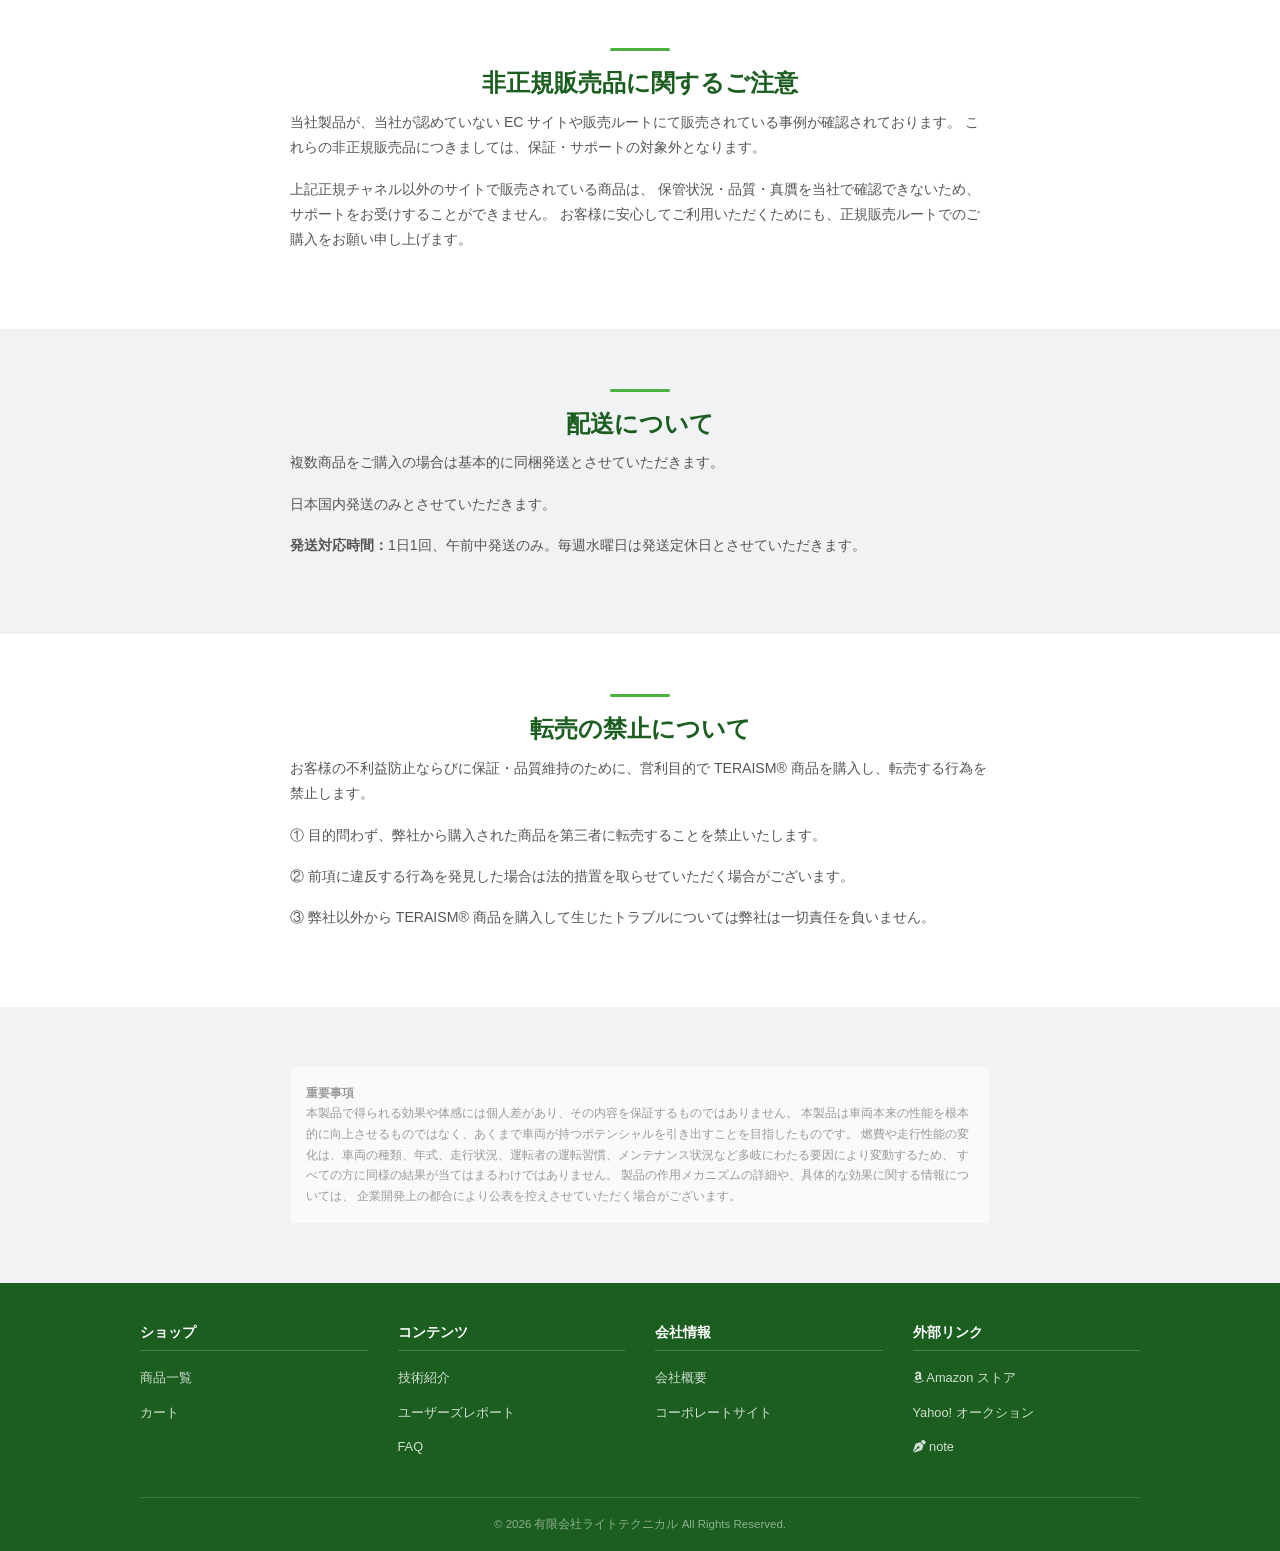
<file: company.html>
<!DOCTYPE html>
<html lang="ja">
<head>
<meta charset="UTF-8">
<meta name="viewport" content="width=device-width,initial-scale=1">
<title>会社概要｜TERAISM® 有限会社ライトテクニカル</title>
<link rel="stylesheet" href="https://stackpath.bootstrapcdn.com/bootstrap/4.5.0/css/bootstrap.min.css">
<link rel="stylesheet" href="https://cdnjs.cloudflare.com/ajax/libs/font-awesome/6.4.2/css/all.min.css">
<link rel="stylesheet" href="css/style.css">
</head>
<body>

<header class="siteHeader">
  <div class="container">
    <a href="index.html" class="siteLogo">TERAISM®<span>by Light Technical</span></a>
    <button class="menuToggle" onclick="document.querySelector('.gMenu').classList.toggle('is-open')"><i class="fas fa-bars"></i></button>
    <ul class="gMenu">
      <li><a href="index.html">HOME</a></li>
      <li><a href="shop.html">ショップ</a></li>
      <li><a href="technology.html">技術紹介</a></li>
      <li><a href="reports.html">ユーザーズレポート</a></li>
      <li><a href="faq.html">FAQ</a></li>
      <li><a href="company.html" class="is-active">会社概要</a></li>
      <li><a href="cart.html" class="cartIcon"><i class="fas fa-shopping-cart"></i><span class="badge">2</span></a></li>
    </ul>
  </div>
</header>

<section class="hero" style="padding:40px 15px;">
  <div class="container">
    <h1 style="font-size:1.6rem;">会社概要</h1>
    <p style="font-size:.9rem;">有限会社ライトテクニカル</p>
  </div>
</section>

<!-- ごあいさつ -->
<section class="section section-alt">
  <div class="container">
    <div class="section-divider"></div>
    <h2 class="section-title">ごあいさつ</h2>
    <div style="max-width:700px;margin:0 auto 50px;font-size:.9rem;color:#555;">
      <p>日頃より弊社製品にご愛顧とご関心をお寄せいただき、誠にありがとうございます。</p>
      <p>
        私たちは、車に潜む可能性に着目し、その知られざる側面を追求することで、
        より快適なドライブ体験へと繋がるヒントが見えてくると考えております。
        その一つが「静電気」です。
        車はその性質上、一部の静電気を除去できたとしても、
        次々と発生を促してしまう、いわば「静電気量産装置」です。
      </p>
      <p>
        ライトテクニカルは、天然鉱石が持つ独自の波動、化学・力学・物理学の知見、
        さらに複合が困難な複数の鉱石による化学合成、
        そしてレアメタルの媒介を通じて、この独自技術 TERAISM® を開発しました。
      </p>
      <p>
        この技術により、車の持つ本来のポテンシャルをサポートし、
        より円滑な動きへ導くことが期待できると考えております。
      </p>
      <p>
        既にご存知の方も、初めての方も、ぜひ弊社製品をお手に取って、
        その新たな体験をご体感ください。
      </p>
      <p style="text-align:right;margin-top:24px;">
        <strong>有限会社ライトテクニカル<br>代表取締役　福地 卓哉</strong>
      </p>
      <p style="font-size:.72rem;color:#999;margin-top:12px;">
        ※記載されている静電気に関する見解や技術、および本製品がもたらす効果・体感は、
        当社独自の開発・研究に基づくものであり、個人差があります。
      </p>
    </div>
  </div>
</section>

<!-- 会社情報テーブル -->
<section class="section">
  <div class="container">
    <div class="section-divider"></div>
    <h2 class="section-title">会社情報</h2>
    <table class="company-table" style="max-width:700px;margin:20px auto 0;">
      <tr><th>社名</th><td>有限会社ライトテクニカル</td></tr>
      <tr><th>代表取締役</th><td>福地 卓哉</td></tr>
      <tr><th>創業</th><td>平成14年（2002年）5月16日</td></tr>
      <tr><th>本社</th><td>〒791-0245 愛媛県松山市南梅本町934-90</td></tr>
      <tr><th>TERAISM事業本部</th><td>〒791-0243 愛媛県松山市平井町3016-1</td></tr>
      <tr><th>資本金</th><td>300万円</td></tr>
      <tr><th>事業内容</th><td>TERAISMの製造および販売</td></tr>
      <tr>
        <th>正規販売チャネル</th>
        <td>
          当ショップ（TERAISM® 公式ショップ）<br>
          <a href="https://www.amazon.co.jp/stores/TERAISM%E7%87%83%E8%B2%BB%E5%90%91%E4%B8%8A%E7%B3%BB%E3%82%AB%E3%83%BC%E3%83%91%E3%83%BC%E3%83%84/page/D6041CA1-DF77-4AAE-81E8-C6A9E9E9A1BC" target="_blank">Amazon ストア（TERAISM）</a><br>
          <a href="https://auctions.yahoo.co.jp/seller/68mBTSA7m4TsArky7vfUf31WWP38V" target="_blank">Yahoo! オークション（TERAISM）</a>
        </td>
      </tr>
    </table>
  </div>
</section>

<!-- 非正規品に関するご注意 -->
<section class="section section-alt">
  <div class="container">
    <div class="section-divider"></div>
    <h2 class="section-title">非正規販売品に関するご注意</h2>
    <div style="max-width:700px;margin:0 auto;font-size:.88rem;color:#555;">
      <p>
        当社製品が、当社が認めていない EC サイトや販売ルートにて販売されている事例が確認されております。
        これらの非正規販売品につきましては、保証・サポートの対象外となります。
      </p>
      <p>
        上記正規チャネル以外のサイトで販売されている商品は、
        保管状況・品質・真贋を当社で確認できないため、サポートをお受けすることができません。
        お客様に安心してご利用いただくためにも、正規販売ルートでのご購入をお願い申し上げます。
      </p>
    </div>
  </div>
</section>

<!-- 配送ポリシー -->
<section class="section">
  <div class="container">
    <div class="section-divider"></div>
    <h2 class="section-title">配送について</h2>
    <div style="max-width:700px;margin:0 auto;font-size:.88rem;color:#555;">
      <p>複数商品をご購入の場合は基本的に同梱発送とさせていただきます。</p>
      <p>日本国内発送のみとさせていただきます。</p>
      <p><strong>発送対応時間：</strong>1日1回、午前中発送のみ。毎週水曜日は発送定休日とさせていただきます。</p>
    </div>
  </div>
</section>

<!-- 転売禁止 -->
<section class="section section-alt">
  <div class="container">
    <div class="section-divider"></div>
    <h2 class="section-title">転売の禁止について</h2>
    <div style="max-width:700px;margin:0 auto;font-size:.88rem;color:#555;">
      <p>お客様の不利益防止ならびに保証・品質維持のために、営利目的で TERAISM® 商品を購入し、転売する行為を禁止します。</p>
      <p>① 目的問わず、弊社から購入された商品を第三者に転売することを禁止いたします。</p>
      <p>② 前項に違反する行為を発見した場合は法的措置を取らせていただく場合がございます。</p>
      <p>③ 弊社以外から TERAISM® 商品を購入して生じたトラブルについては弊社は一切責任を負いません。</p>
    </div>
  </div>
</section>

<!-- 重要事項 -->
<section class="section">
  <div class="container">
    <p class="disclaimer" style="max-width:700px;margin:0 auto;">
      <strong>重要事項</strong><br>
      本製品で得られる効果や体感には個人差があり、その内容を保証するものではありません。
      本製品は車両本来の性能を根本的に向上させるものではなく、あくまで車両が持つポテンシャルを引き出すことを目指したものです。
      燃費や走行性能の変化は、車両の種類、年式、走行状況、運転者の運転習慣、メンテナンス状況など多岐にわたる要因により変動するため、
      すべての方に同様の結果が当てはまるわけではありません。
      製品の作用メカニズムの詳細や、具体的な効果に関する情報については、
      企業開発上の都合により公表を控えさせていただく場合がございます。
    </p>
  </div>
</section>

<!-- フッター（フル版） -->
<footer class="siteFooter">
  <div class="container">
    <div class="footer-grid">
      <div>
        <h4>ショップ</h4>
        <ul>
          <li><a href="shop.html">商品一覧</a></li>
          <li><a href="cart.html">カート</a></li>
        </ul>
      </div>
      <div>
        <h4>コンテンツ</h4>
        <ul>
          <li><a href="technology.html">技術紹介</a></li>
          <li><a href="reports.html">ユーザーズレポート</a></li>
          <li><a href="faq.html">FAQ</a></li>
        </ul>
      </div>
      <div>
        <h4>会社情報</h4>
        <ul>
          <li><a href="company.html">会社概要</a></li>
          <li><a href="https://www.light-technical.com/" target="_blank">コーポレートサイト</a></li>
        </ul>
      </div>
      <div>
        <h4>外部リンク</h4>
        <ul>
          <li><a href="https://www.amazon.co.jp/stores/TERAISM%E7%87%83%E8%B2%BB%E5%90%91%E4%B8%8A%E7%B3%BB%E3%82%AB%E3%83%BC%E3%83%91%E3%83%BC%E3%83%84/page/D6041CA1-DF77-4AAE-81E8-C6A9E9E9A1BC" target="_blank"><i class="fab fa-amazon"></i> Amazon ストア</a></li>
          <li><a href="https://auctions.yahoo.co.jp/seller/68mBTSA7m4TsArky7vfUf31WWP38V" target="_blank">Yahoo! オークション</a></li>
          <li><a href="https://note.com/teraism" target="_blank"><i class="fas fa-pen-nib"></i> note</a></li>
        </ul>
      </div>
    </div>
    <div class="footer-bottom">
      &copy; 2026 有限会社ライトテクニカル All Rights Reserved.
    </div>
  </div>
</footer>

</body>
</html>
</file>
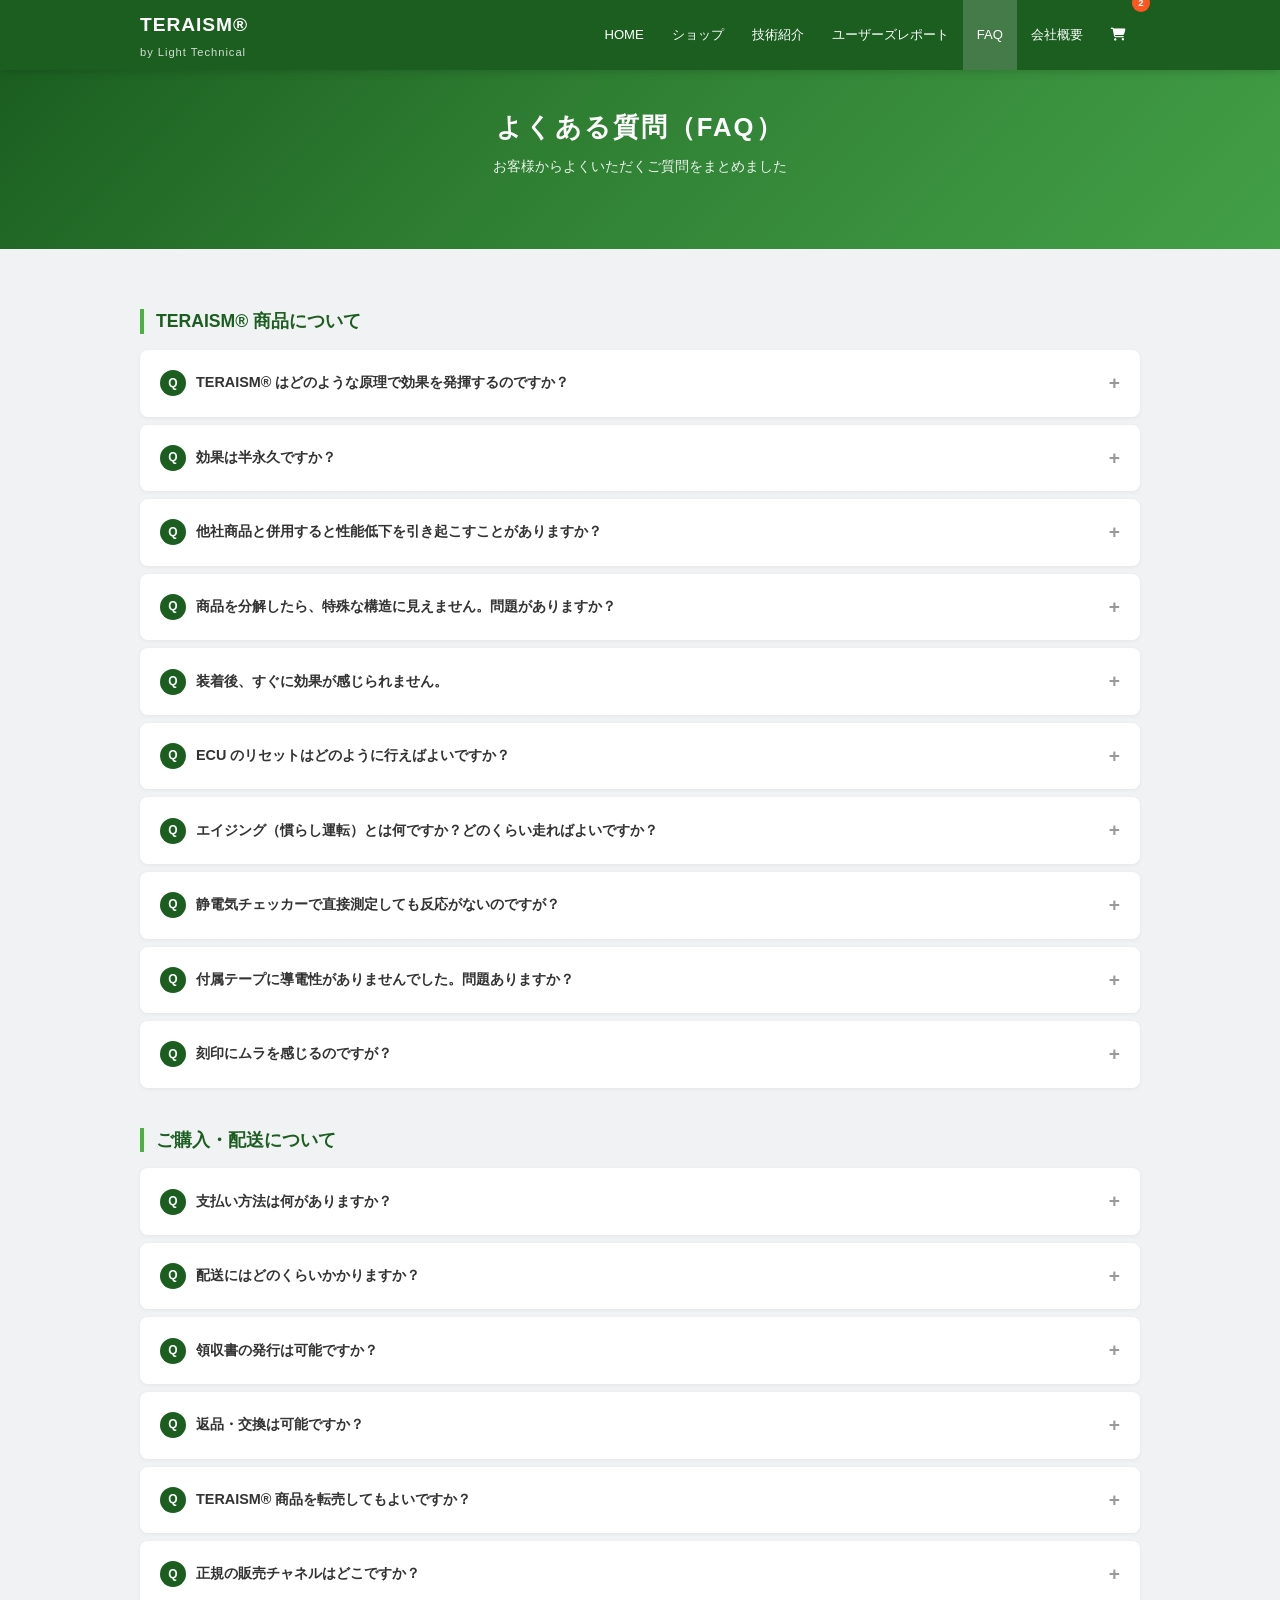
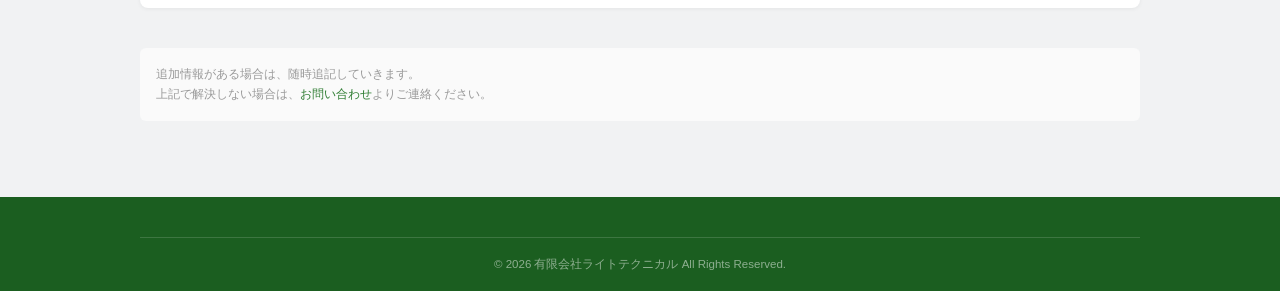
<file: faq.html>
<!DOCTYPE html>
<html lang="ja">
<head>
<meta charset="UTF-8">
<meta name="viewport" content="width=device-width,initial-scale=1">
<title>よくある質問（FAQ）｜TERAISM® 公式ショップ</title>
<link rel="stylesheet" href="https://stackpath.bootstrapcdn.com/bootstrap/4.5.0/css/bootstrap.min.css">
<link rel="stylesheet" href="https://cdnjs.cloudflare.com/ajax/libs/font-awesome/6.4.2/css/all.min.css">
<link rel="stylesheet" href="css/style.css">
</head>
<body>

<header class="siteHeader">
  <div class="container">
    <a href="index.html" class="siteLogo">TERAISM®<span>by Light Technical</span></a>
    <button class="menuToggle" onclick="document.querySelector('.gMenu').classList.toggle('is-open')"><i class="fas fa-bars"></i></button>
    <ul class="gMenu">
      <li><a href="index.html">HOME</a></li>
      <li><a href="shop.html">ショップ</a></li>
      <li><a href="technology.html">技術紹介</a></li>
      <li><a href="reports.html">ユーザーズレポート</a></li>
      <li><a href="faq.html" class="is-active">FAQ</a></li>
      <li><a href="company.html">会社概要</a></li>
      <li><a href="cart.html" class="cartIcon"><i class="fas fa-shopping-cart"></i><span class="badge">2</span></a></li>
    </ul>
  </div>
</header>

<section class="hero" style="padding:40px 15px;">
  <div class="container">
    <h1 style="font-size:1.6rem;">よくある質問（FAQ）</h1>
    <p style="font-size:.9rem;">お客様からよくいただくご質問をまとめました</p>
  </div>
</section>

<section class="section">
  <div class="container">

    <!-- ========== 商品について ========== -->
    <div class="faq-category">
      <h2>TERAISM® 商品について</h2>

      <details class="faq-item">
        <summary>TERAISM® はどのような原理で効果を発揮するのですか？</summary>
        <div class="faq-answer">
          TERAISM® は、走行中の自動車が帯びる静電気が車両のポテンシャルに影響を与える可能性に着目し、その課題解決を目指して開発されました。
          天然鉱石が持つ特性、複数の鉱石を組み合わせた独自の加工、そしてレアメタルの媒介といった独自の技術融合により、
          車体に蓄積されやすい静電気に作用するよう設計されています。<br><br>
          ※体感には個人差があり、その効果を保証するものではありません。<br>
          ※作用メカニズムの詳細については、企業開発上の都合により公表を控えさせていただいております。
        </div>
      </details>

      <details class="faq-item">
        <summary>効果は半永久ですか？</summary>
        <div class="faq-answer">
          TERAISM® の作用は、理論上、永続的に機能する特性を持つと考えております。
          しかし、ご使用環境（風雨、温度変化、紫外線など）により、時間の経過とともに素材の酸化や風化が進行し、
          物理的な劣化が起こる可能性がございます。定期的な製品の状態確認をお勧めいたします。<br><br>
          <strong>なお、経年劣化による現象は、保証の対象外となります。</strong>
        </div>
      </details>

      <details class="faq-item">
        <summary>他社商品と併用すると性能低下を引き起こすことがありますか？</summary>
        <div class="faq-answer">
          他社製品との併用は、互換性の問題が生じる可能性があり、予期せぬ動作や性能の低下に繋がることがございます。
          特に電気系統へ影響を与える可能性のある製品との併用は、
          事前に各商品の仕様や設置推奨ポイントを十分にご確認ください。
        </div>
      </details>

      <details class="faq-item">
        <summary>商品を分解したら、特殊な構造に見えません。問題がありますか？</summary>
        <div class="faq-answer">
          TERAISM® は、見た目では判別しにくい設計を採用しております。
          これは知的財産保護と模倣防止のためです。
          核となるのは、特定の素材組成、独自の加工プロセス、および特殊な処理など「見えない技術」の融合にあります。<br><br>
          <strong>いかなる理由であっても、商品を分解された場合は、保証の対象外となります。</strong>
        </div>
      </details>

      <details class="faq-item">
        <summary>装着後、すぐに効果が感じられません。</summary>
        <div class="faq-answer">
          ECU（エンジンコントロールユニット）のリセット、または十分なエイジング（慣らし運転）をお試しください。
          ECUが TERAISM® 製品の作用に最適化されるまで、ある程度の走行距離や時間が必要となる場合がございます。
          エイジングの目安は3日程度の連続した日常走行です。
        </div>
      </details>

      <details class="faq-item">
        <summary>ECU のリセットはどのように行えばよいですか？</summary>
        <div class="faq-answer">
          一般的にバッテリーのマイナス（−）端子を数分間外すことで行うことが可能です。
          外したケーブルがプラス端子や車の金属部分に触れないようご注意ください。
          作業に不安がある場合は、専門の整備工場にご相談いただくことを強くお勧めいたします。
        </div>
      </details>

      <details class="faq-item">
        <summary>エイジング（慣らし運転）とは何ですか？どのくらい走ればよいですか？</summary>
        <div class="faq-answer">
          「エイジング」とは、TERAISM® 製品が車両に装着された後、その特性が車両と馴染み、
          設計されたパフォーマンスをより安定して発揮できるようになるまでの期間を指します。
          目安として、3日程度の連続した日常走行をお勧めしております。<br><br>
          ※体感や効果の発現には個人差があり、お客様の車両の状態や走行環境によっても異なります。
        </div>
      </details>

      <details class="faq-item">
        <summary>静電気チェッカーで直接測定しても反応がないのですが？</summary>
        <div class="faq-answer">
          TERAISM® 製品自体が静電気を帯びていない場合、反応しないのは通常の挙動です。
          TERAISM® の作用は、車両に装着した状態で車体全体の静電気に作用するよう設計されており、
          製品単体での測定ではその効果を検証することはできません。
        </div>
      </details>

      <details class="faq-item">
        <summary>付属テープに導電性がありませんでした。問題ありますか？</summary>
        <div class="faq-answer">
          問題ありません。粘着テープは製品を車両にしっかりと固定するための付属品であり、
          TERAISM® の作用は製品本体の特性によるものです。テープの導電性には依存しません。
        </div>
      </details>

      <details class="faq-item">
        <summary>刻印にムラを感じるのですが？</summary>
        <div class="faq-answer">
          本製品は高品質なレーザー加工により文字やロゴを刻印しております。
          弊社製品に施している独自の化学処理との組み合わせにより、
          文字部分に微細な不均一な凹凸やごく小さな黒点が現れる可能性がございます。
          製品の機能や性能には影響ございませんので、あらかじめご了承ください。
        </div>
      </details>
    </div>

    <!-- ========== ご購入・配送について ========== -->
    <div class="faq-category">
      <h2>ご購入・配送について</h2>

      <details class="faq-item">
        <summary>支払い方法は何がありますか？</summary>
        <div class="faq-answer">
          当ショップでは Shopify Payments を通じて、クレジットカード（VISA / Mastercard / AMEX / JCB）、
          Apple Pay、Google Pay、Shop Pay 等をご利用いただけます。
        </div>
      </details>

      <details class="faq-item">
        <summary>配送にはどのくらいかかりますか？</summary>
        <div class="faq-answer">
          日本国内発送のみとさせていただいております。
          1日1回、午前中の発送となります。毎週水曜日は発送定休日です。
          複数商品をご購入の場合は基本的に同梱発送とさせていただきます。
        </div>
      </details>

      <details class="faq-item">
        <summary>領収書の発行は可能ですか？</summary>
        <div class="faq-answer">
          可能です。ご購入後、お問い合わせフォームまたは注文確認メールへの返信にてご連絡ください。
        </div>
      </details>

      <details class="faq-item">
        <summary>返品・交換は可能ですか？</summary>
        <div class="faq-answer">
          製品自体に製造上の欠陥があった場合を除き、原則として返品・交換は承っておりません。
          商品を分解された場合も保証の対象外となります。
          万が一、製造上の欠陥がございましたら、お問い合わせ窓口までご連絡ください。
        </div>
      </details>

      <details class="faq-item">
        <summary>TERAISM® 商品を転売してもよいですか？</summary>
        <div class="faq-answer">
          営利目的で TERAISM® 商品を購入し、転売する行為は禁止しております。
          違反行為を発見した場合は法的措置を取らせていただく場合がございます。
          弊社以外からの購入によるトラブルについては一切責任を負いません。
        </div>
      </details>

      <details class="faq-item">
        <summary>正規の販売チャネルはどこですか？</summary>
        <div class="faq-answer">
          当社が正規に販売を行っているのは以下の窓口のみです。<br><br>
          ・当ショップ（TERAISM® 公式ショップ）<br>
          ・<a href="https://www.amazon.co.jp/stores/TERAISM%E7%87%83%E8%B2%BB%E5%90%91%E4%B8%8A%E7%B3%BB%E3%82%AB%E3%83%BC%E3%83%91%E3%83%BC%E3%83%84/page/D6041CA1-DF77-4AAE-81E8-C6A9E9E9A1BC" target="_blank">Amazon ストア（TERAISM）</a><br>
          ・<a href="https://auctions.yahoo.co.jp/seller/68mBTSA7m4TsArky7vfUf31WWP38V" target="_blank">Yahoo! オークション（TERAISM）</a><br><br>
          上記以外のサイトで販売されている商品は、保管状況・品質・真贋を当社で確認できないため、サポートをお受けすることができません。
        </div>
      </details>
    </div>

    <p class="disclaimer">
      追加情報がある場合は、随時追記していきます。<br>
      上記で解決しない場合は、<a href="company.html">お問い合わせ</a>よりご連絡ください。
    </p>

  </div>
</section>

<footer class="siteFooter">
  <div class="container">
    <div class="footer-bottom">&copy; 2026 有限会社ライトテクニカル All Rights Reserved.</div>
  </div>
</footer>

</body>
</html>
</file>
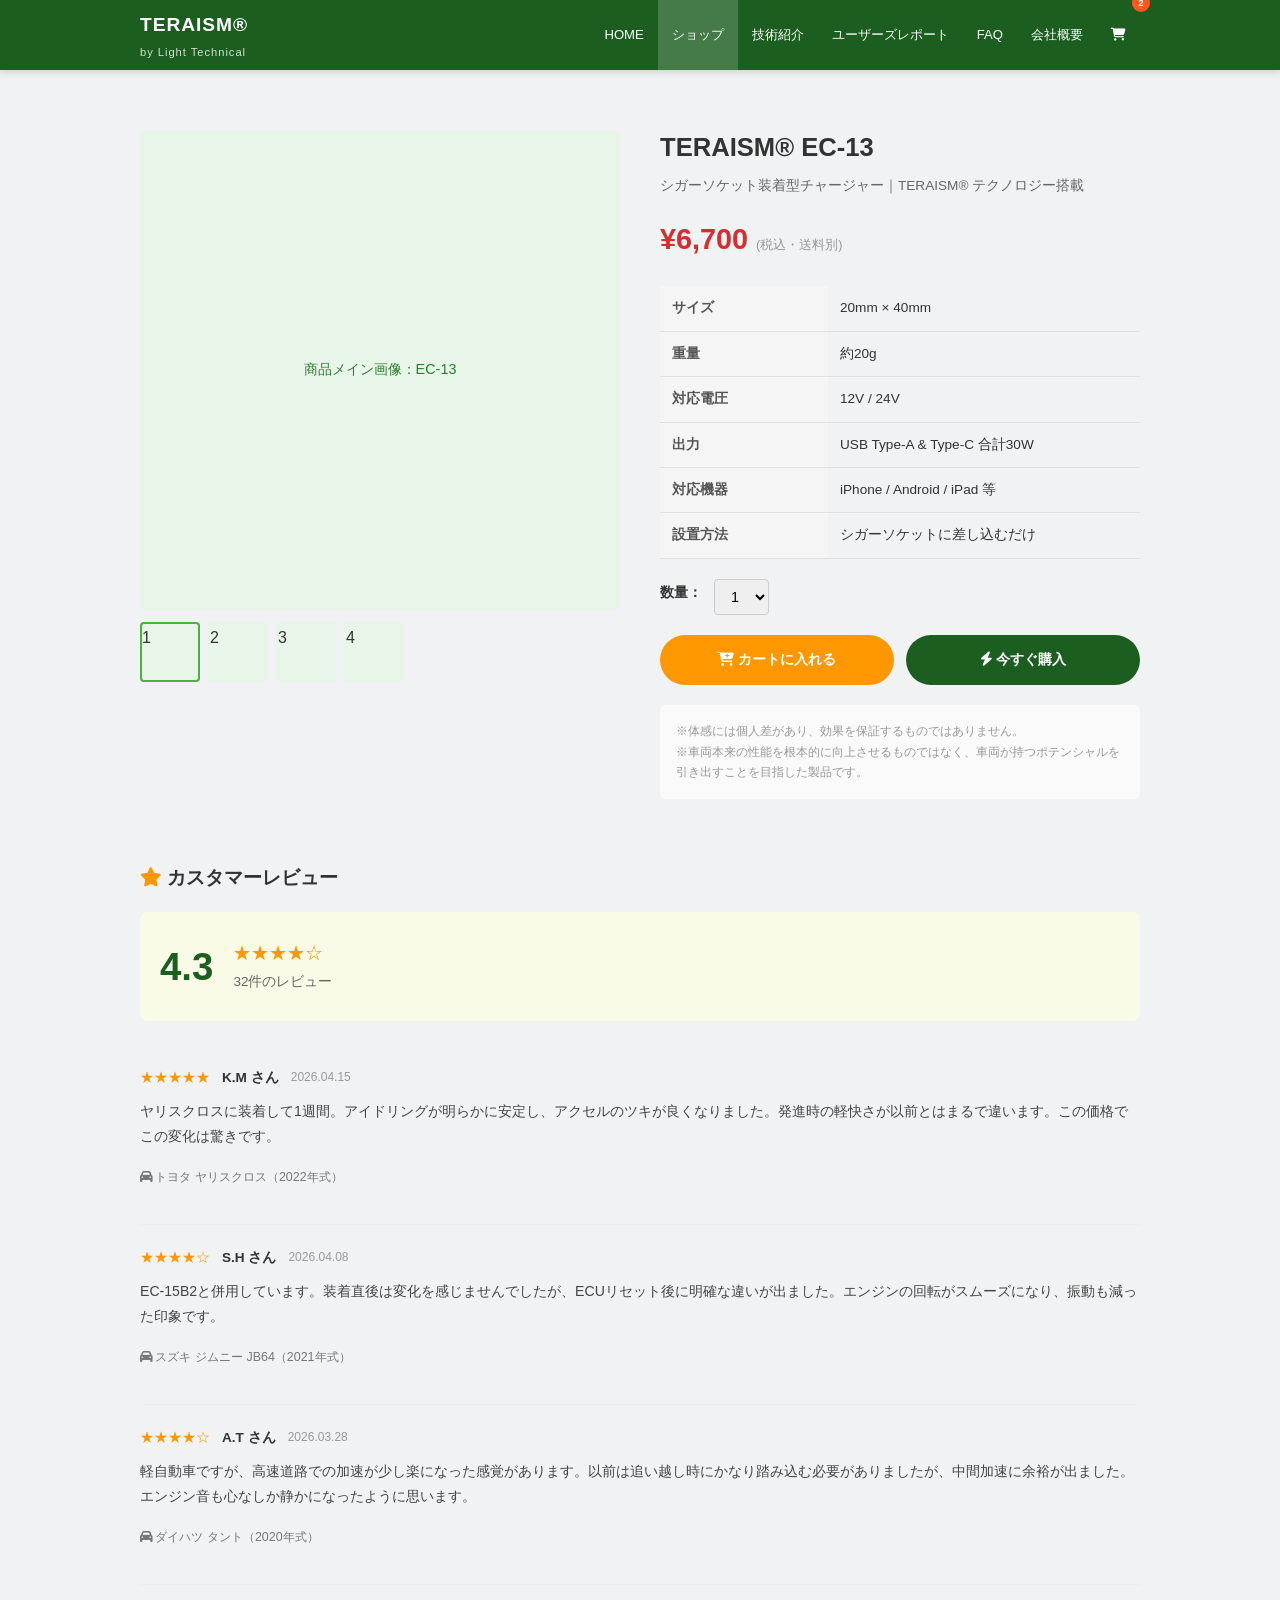
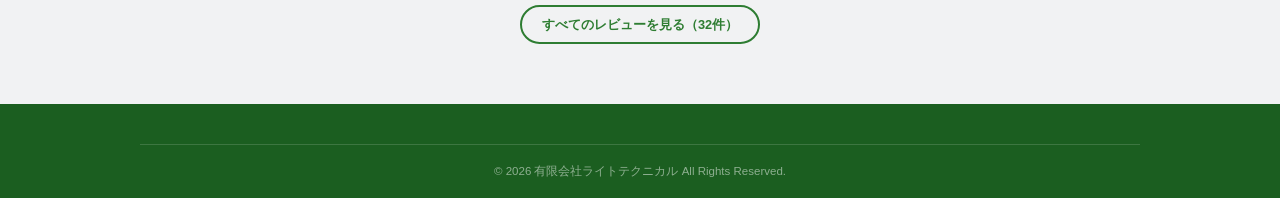
<file: product-detail.html>
<!DOCTYPE html>
<html lang="ja">
<head>
<meta charset="UTF-8">
<meta name="viewport" content="width=device-width,initial-scale=1">
<title>TERAISM® EC-13｜商品詳細</title>
<link rel="stylesheet" href="https://stackpath.bootstrapcdn.com/bootstrap/4.5.0/css/bootstrap.min.css">
<link rel="stylesheet" href="https://cdnjs.cloudflare.com/ajax/libs/font-awesome/6.4.2/css/all.min.css">
<link rel="stylesheet" href="css/style.css">
</head>
<body>

<header class="siteHeader">
  <div class="container">
    <a href="index.html" class="siteLogo">TERAISM®<span>by Light Technical</span></a>
    <button class="menuToggle" onclick="document.querySelector('.gMenu').classList.toggle('is-open')"><i class="fas fa-bars"></i></button>
    <ul class="gMenu">
      <li><a href="index.html">HOME</a></li>
      <li><a href="shop.html" class="is-active">ショップ</a></li>
      <li><a href="technology.html">技術紹介</a></li>
      <li><a href="reports.html">ユーザーズレポート</a></li>
      <li><a href="faq.html">FAQ</a></li>
      <li><a href="company.html">会社概要</a></li>
      <li><a href="cart.html" class="cartIcon"><i class="fas fa-shopping-cart"></i><span class="badge">2</span></a></li>
    </ul>
  </div>
</header>

<section class="section">
  <div class="container">

    <div class="product-detail">
      <!-- 画像ギャラリー -->
      <div class="gallery">
        <div class="main-img">商品メイン画像：EC-13</div>
        <div class="thumbs">
          <div class="thumb active">1</div>
          <div class="thumb">2</div>
          <div class="thumb">3</div>
          <div class="thumb">4</div>
        </div>
      </div>

      <!-- 商品情報 -->
      <div class="info">
        <h1>TERAISM® EC-13</h1>
        <p style="font-size:.85rem;color:#666;">シガーソケット装着型チャージャー｜TERAISM® テクノロジー搭載</p>
        <div class="price-large">¥6,700 <span style="font-size:.8rem;font-weight:normal;color:#999;">(税込・送料別)</span></div>

        <table class="spec-table">
          <tr><th>サイズ</th><td>20mm × 40mm</td></tr>
          <tr><th>重量</th><td>約20g</td></tr>
          <tr><th>対応電圧</th><td>12V / 24V</td></tr>
          <tr><th>出力</th><td>USB Type-A & Type-C 合計30W</td></tr>
          <tr><th>対応機器</th><td>iPhone / Android / iPad 等</td></tr>
          <tr><th>設置方法</th><td>シガーソケットに差し込むだけ</td></tr>
        </table>

        <div class="qty-selector">
          <label>数量：</label>
          <select>
            <option>1</option>
            <option>2</option>
            <option>3</option>
            <option>4</option>
            <option>5</option>
          </select>
        </div>

        <div class="btn-group">
          <button class="btn-green btn-cart"><i class="fas fa-cart-plus"></i> カートに入れる</button>
          <button class="btn-green btn-buy"><i class="fas fa-bolt"></i> 今すぐ購入</button>
        </div>

        <p class="disclaimer" style="margin-top:20px;">※体感には個人差があり、効果を保証するものではありません。<br>※車両本来の性能を根本的に向上させるものではなく、車両が持つポテンシャルを引き出すことを目指した製品です。</p>
      </div>
    </div>

    <!-- レビュー（Shopify レビューアプリ相当） -->
    <div class="reviews">
      <h2><i class="fas fa-star" style="color:#ff9800;"></i> カスタマーレビュー</h2>
      <div class="review-summary">
        <div class="avg">4.3</div>
        <div>
          <div class="stars">★★★★☆</div>
          <div class="count">32件のレビュー</div>
        </div>
      </div>

      <div class="review-item">
        <div class="review-header">
          <span class="stars">★★★★★</span>
          <span class="author">K.M さん</span>
          <span class="date">2026.04.15</span>
        </div>
        <p class="review-body">ヤリスクロスに装着して1週間。アイドリングが明らかに安定し、アクセルのツキが良くなりました。発進時の軽快さが以前とはまるで違います。この価格でこの変化は驚きです。</p>
        <p class="review-car"><i class="fas fa-car"></i> トヨタ ヤリスクロス（2022年式）</p>
      </div>

      <div class="review-item">
        <div class="review-header">
          <span class="stars">★★★★☆</span>
          <span class="author">S.H さん</span>
          <span class="date">2026.04.08</span>
        </div>
        <p class="review-body">EC-15B2と併用しています。装着直後は変化を感じませんでしたが、ECUリセット後に明確な違いが出ました。エンジンの回転がスムーズになり、振動も減った印象です。</p>
        <p class="review-car"><i class="fas fa-car"></i> スズキ ジムニー JB64（2021年式）</p>
      </div>

      <div class="review-item">
        <div class="review-header">
          <span class="stars">★★★★☆</span>
          <span class="author">A.T さん</span>
          <span class="date">2026.03.28</span>
        </div>
        <p class="review-body">軽自動車ですが、高速道路での加速が少し楽になった感覚があります。以前は追い越し時にかなり踏み込む必要がありましたが、中間加速に余裕が出ました。エンジン音も心なしか静かになったように思います。</p>
        <p class="review-car"><i class="fas fa-car"></i> ダイハツ タント（2020年式）</p>
      </div>

      <div class="text-center mt-20">
        <button class="btn-outline btn-sm">すべてのレビューを見る（32件）</button>
      </div>
    </div>

  </div>
</section>

<footer class="siteFooter">
  <div class="container">
    <div class="footer-bottom">&copy; 2026 有限会社ライトテクニカル All Rights Reserved.</div>
  </div>
</footer>

</body>
</html>
</file>
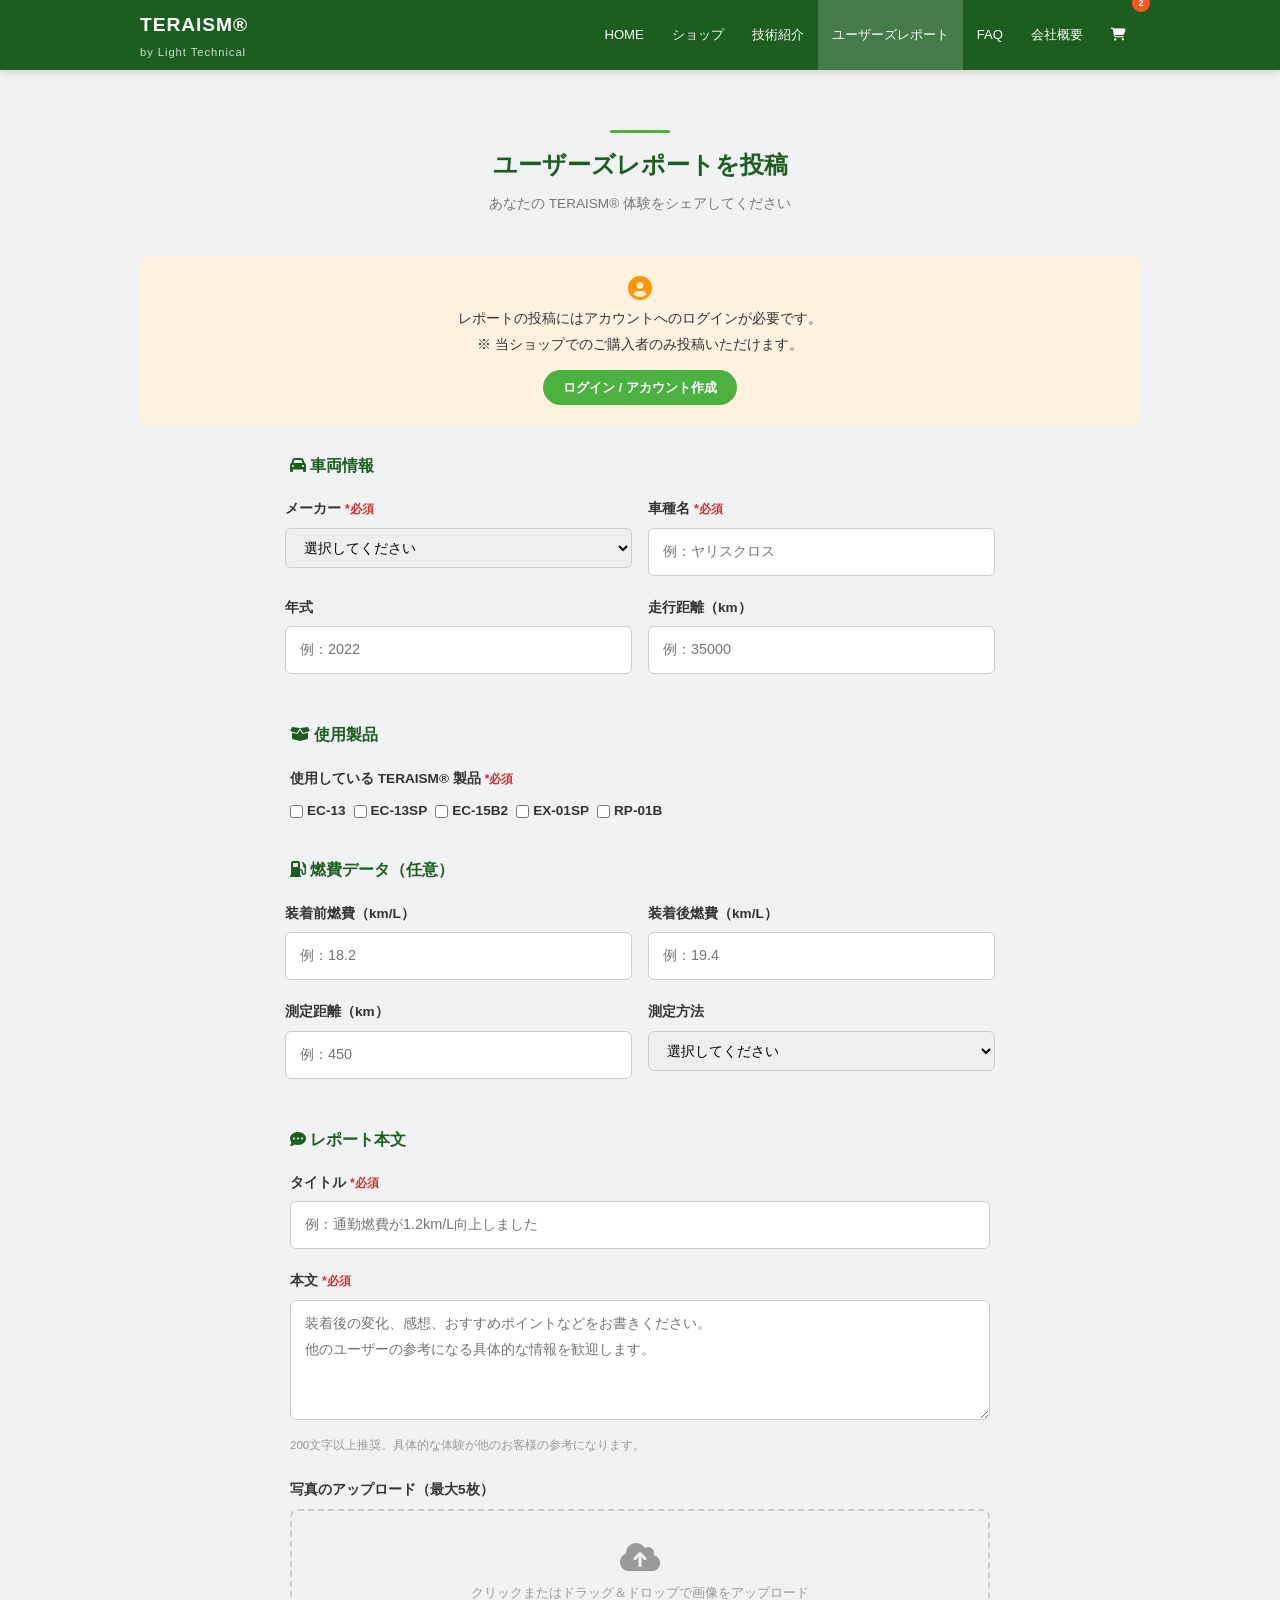
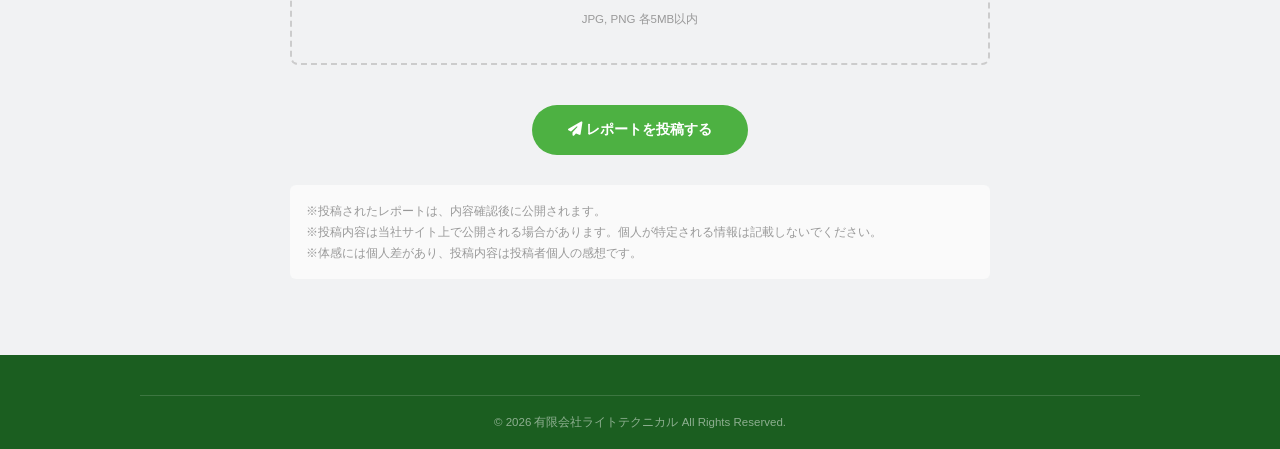
<file: report-post.html>
<!DOCTYPE html>
<html lang="ja">
<head>
<meta charset="UTF-8">
<meta name="viewport" content="width=device-width,initial-scale=1">
<title>レポート投稿｜TERAISM® 公式ショップ</title>
<link rel="stylesheet" href="https://stackpath.bootstrapcdn.com/bootstrap/4.5.0/css/bootstrap.min.css">
<link rel="stylesheet" href="https://cdnjs.cloudflare.com/ajax/libs/font-awesome/6.4.2/css/all.min.css">
<link rel="stylesheet" href="css/style.css">
</head>
<body>

<header class="siteHeader">
  <div class="container">
    <a href="index.html" class="siteLogo">TERAISM®<span>by Light Technical</span></a>
    <button class="menuToggle" onclick="document.querySelector('.gMenu').classList.toggle('is-open')"><i class="fas fa-bars"></i></button>
    <ul class="gMenu">
      <li><a href="index.html">HOME</a></li>
      <li><a href="shop.html">ショップ</a></li>
      <li><a href="technology.html">技術紹介</a></li>
      <li><a href="reports.html" class="is-active">ユーザーズレポート</a></li>
      <li><a href="faq.html">FAQ</a></li>
      <li><a href="company.html">会社概要</a></li>
      <li><a href="cart.html" class="cartIcon"><i class="fas fa-shopping-cart"></i><span class="badge">2</span></a></li>
    </ul>
  </div>
</header>

<section class="section">
  <div class="container">
    <div class="section-divider"></div>
    <h2 class="section-title">ユーザーズレポートを投稿</h2>
    <p class="section-sub">あなたの TERAISM® 体験をシェアしてください</p>

    <!-- ログイン促し（Shopify 顧客アカウント連携） -->
    <div class="login-prompt">
      <p><i class="fas fa-user-circle" style="font-size:1.5rem;color:#ff9800;"></i><br>
      レポートの投稿にはアカウントへのログインが必要です。<br>
      ※ 当ショップでのご購入者のみ投稿いただけます。</p>
      <button class="btn-green btn-sm">ログイン / アカウント作成</button>
    </div>

    <form class="post-form">

      <!-- 車両情報 -->
      <h3 style="font-size:1rem;margin-bottom:20px;color:#1b5e20;"><i class="fas fa-car"></i> 車両情報</h3>

      <div class="form-row">
        <div class="form-group">
          <label>メーカー<span class="required">*必須</span></label>
          <select>
            <option value="">選択してください</option>
            <option>トヨタ</option>
            <option>ホンダ</option>
            <option>日産</option>
            <option>スズキ</option>
            <option>ダイハツ</option>
            <option>マツダ</option>
            <option>スバル</option>
            <option>三菱</option>
            <option>その他</option>
          </select>
        </div>
        <div class="form-group">
          <label>車種名<span class="required">*必須</span></label>
          <input type="text" placeholder="例：ヤリスクロス">
        </div>
      </div>

      <div class="form-row">
        <div class="form-group">
          <label>年式</label>
          <input type="text" placeholder="例：2022">
        </div>
        <div class="form-group">
          <label>走行距離（km）</label>
          <input type="number" placeholder="例：35000">
        </div>
      </div>

      <!-- 使用製品 -->
      <h3 style="font-size:1rem;margin:30px 0 20px;color:#1b5e20;"><i class="fas fa-box-open"></i> 使用製品</h3>

      <div class="form-group">
        <label>使用している TERAISM® 製品<span class="required">*必須</span></label>
        <div style="display:flex;flex-wrap:wrap;gap:8px;margin-top:8px;">
          <label style="font-size:.85rem;display:flex;align-items:center;gap:4px;">
            <input type="checkbox"> EC-13
          </label>
          <label style="font-size:.85rem;display:flex;align-items:center;gap:4px;">
            <input type="checkbox"> EC-13SP
          </label>
          <label style="font-size:.85rem;display:flex;align-items:center;gap:4px;">
            <input type="checkbox"> EC-15B2
          </label>
          <label style="font-size:.85rem;display:flex;align-items:center;gap:4px;">
            <input type="checkbox"> EX-01SP
          </label>
          <label style="font-size:.85rem;display:flex;align-items:center;gap:4px;">
            <input type="checkbox"> RP-01B
          </label>
        </div>
      </div>

      <!-- 燃費データ -->
      <h3 style="font-size:1rem;margin:30px 0 20px;color:#1b5e20;"><i class="fas fa-gas-pump"></i> 燃費データ（任意）</h3>

      <div class="form-row">
        <div class="form-group">
          <label>装着前燃費（km/L）</label>
          <input type="number" step="0.1" placeholder="例：18.2">
        </div>
        <div class="form-group">
          <label>装着後燃費（km/L）</label>
          <input type="number" step="0.1" placeholder="例：19.4">
        </div>
      </div>

      <div class="form-row">
        <div class="form-group">
          <label>測定距離（km）</label>
          <input type="number" placeholder="例：450">
        </div>
        <div class="form-group">
          <label>測定方法</label>
          <select>
            <option value="">選択してください</option>
            <option>車載燃費計</option>
            <option>満タン法</option>
            <option>OBDアダプター</option>
            <option>その他</option>
          </select>
        </div>
      </div>

      <!-- レポート本文 -->
      <h3 style="font-size:1rem;margin:30px 0 20px;color:#1b5e20;"><i class="fas fa-comment-dots"></i> レポート本文</h3>

      <div class="form-group">
        <label>タイトル<span class="required">*必須</span></label>
        <input type="text" placeholder="例：通勤燃費が1.2km/L向上しました">
      </div>

      <div class="form-group">
        <label>本文<span class="required">*必須</span></label>
        <textarea placeholder="装着後の変化、感想、おすすめポイントなどをお書きください。&#10;他のユーザーの参考になる具体的な情報を歓迎します。"></textarea>
        <span class="help">200文字以上推奨。具体的な体験が他のお客様の参考になります。</span>
      </div>

      <div class="form-group">
        <label>写真のアップロード（最大5枚）</label>
        <div class="file-upload">
          <i class="fas fa-cloud-upload-alt"></i>
          <p style="margin:0;font-size:.82rem;">クリックまたはドラッグ＆ドロップで画像をアップロード</p>
          <span class="help">JPG, PNG 各5MB以内</span>
        </div>
      </div>

      <div class="text-center mt-40">
        <button type="submit" class="btn-green"><i class="fas fa-paper-plane"></i> レポートを投稿する</button>
      </div>

      <p class="disclaimer">
        ※投稿されたレポートは、内容確認後に公開されます。<br>
        ※投稿内容は当社サイト上で公開される場合があります。個人が特定される情報は記載しないでください。<br>
        ※体感には個人差があり、投稿内容は投稿者個人の感想です。
      </p>

    </form>
  </div>
</section>

<footer class="siteFooter">
  <div class="container">
    <div class="footer-bottom">&copy; 2026 有限会社ライトテクニカル All Rights Reserved.</div>
  </div>
</footer>

</body>
</html>
</file>
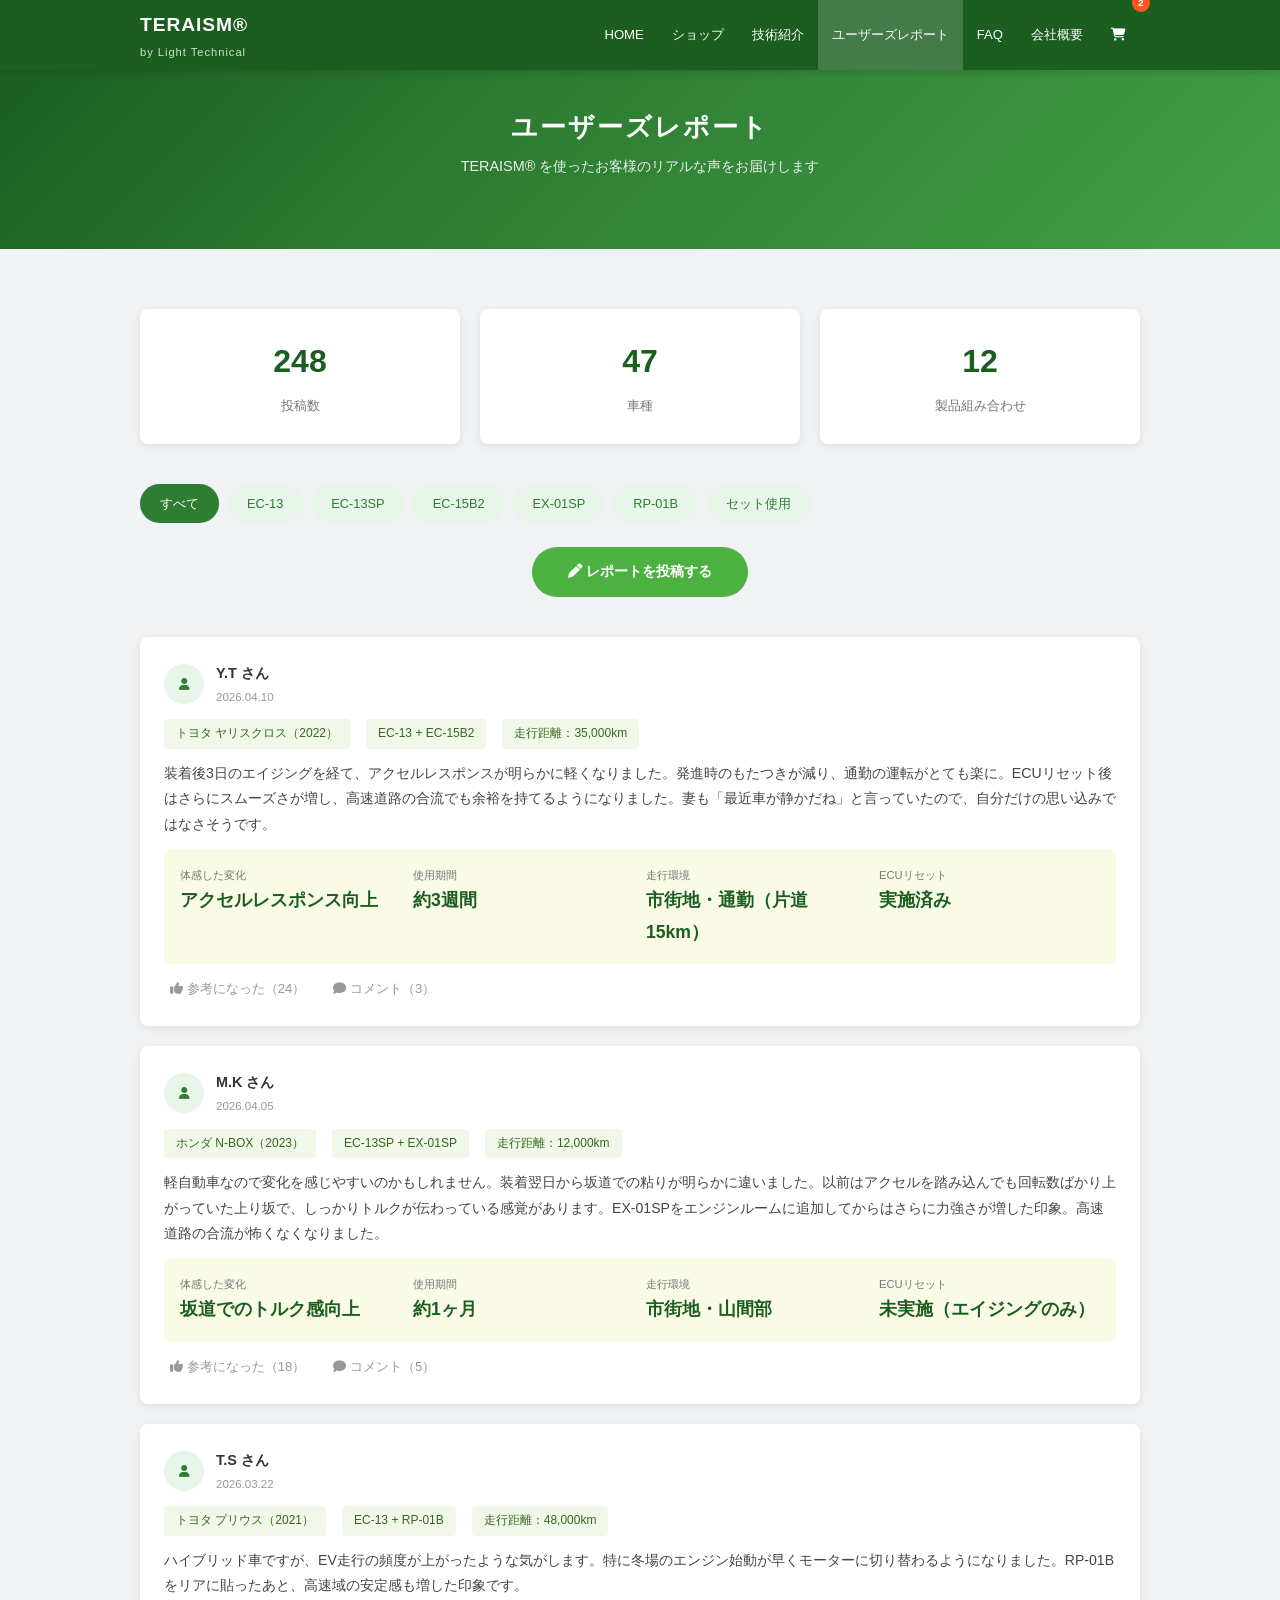
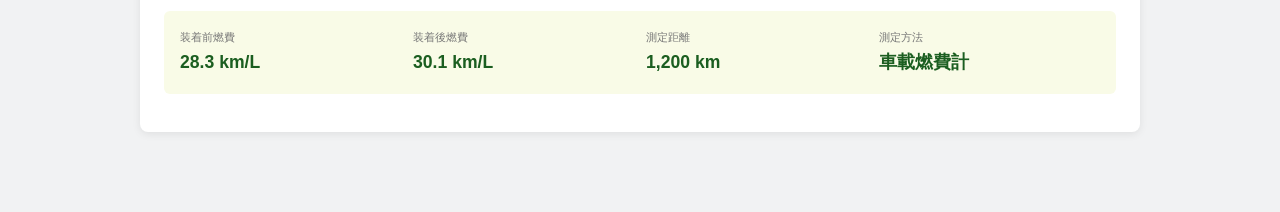
<file: reports.html>
<!DOCTYPE html>
<html lang="ja">
<head>
<meta charset="UTF-8">
<meta name="viewport" content="width=device-width,initial-scale=1">
<title>ユーザーズレポート｜TERAISM® 公式ショップ</title>
<link rel="stylesheet" href="https://stackpath.bootstrapcdn.com/bootstrap/4.5.0/css/bootstrap.min.css">
<link rel="stylesheet" href="https://cdnjs.cloudflare.com/ajax/libs/font-awesome/6.4.2/css/all.min.css">
<link rel="stylesheet" href="css/style.css">
</head>
<body>

<header class="siteHeader">
  <div class="container">
    <a href="index.html" class="siteLogo">TERAISM®<span>by Light Technical</span></a>
    <button class="menuToggle" onclick="document.querySelector('.gMenu').classList.toggle('is-open')"><i class="fas fa-bars"></i></button>
    <ul class="gMenu">
      <li><a href="index.html">HOME</a></li>
      <li><a href="shop.html">ショップ</a></li>
      <li><a href="technology.html">技術紹介</a></li>
      <li><a href="reports.html" class="is-active">ユーザーズレポート</a></li>
      <li><a href="faq.html">FAQ</a></li>
      <li><a href="company.html">会社概要</a></li>
      <li><a href="cart.html" class="cartIcon"><i class="fas fa-shopping-cart"></i><span class="badge">2</span></a></li>
    </ul>
  </div>
</header>

<section class="hero" style="padding:40px 15px;">
  <div class="container">
    <h1 style="font-size:1.6rem;">ユーザーズレポート</h1>
    <p style="font-size:.9rem;">TERAISM® を使ったお客様のリアルな声をお届けします</p>
  </div>
</section>

<section class="section">
  <div class="container">

    <!-- 統計 -->
    <div class="report-stats">
      <div class="stat-card"><span class="num">248</span><span class="label">投稿数</span></div>
      <div class="stat-card"><span class="num">47</span><span class="label">車種</span></div>
      <div class="stat-card"><span class="num">12</span><span class="label">製品組み合わせ</span></div>
    </div>

    <!-- フィルター -->
    <div class="filter-tabs">
      <button class="active">すべて</button>
      <button>EC-13</button>
      <button>EC-13SP</button>
      <button>EC-15B2</button>
      <button>EX-01SP</button>
      <button>RP-01B</button>
      <button>セット使用</button>
    </div>

    <!-- 投稿ボタン -->
    <div class="text-center mb-40">
      <a href="report-post.html" class="btn-green"><i class="fas fa-pen"></i> レポートを投稿する</a>
    </div>

    <!-- レポートA -->
    <div class="report-card">
      <div class="report-header">
        <div class="avatar"><i class="fas fa-user"></i></div>
        <div class="user-info">
          <div class="name">Y.T さん</div>
          <div class="date">2026.04.10</div>
        </div>
      </div>
      <div class="report-meta">
        <span class="tag">トヨタ ヤリスクロス（2022）</span>
        <span class="tag">EC-13 + EC-15B2</span>
        <span class="tag">走行距離：35,000km</span>
      </div>
      <p class="report-body">装着後3日のエイジングを経て、アクセルレスポンスが明らかに軽くなりました。発進時のもたつきが減り、通勤の運転がとても楽に。ECUリセット後はさらにスムーズさが増し、高速道路の合流でも余裕を持てるようになりました。妻も「最近車が静かだね」と言っていたので、自分だけの思い込みではなさそうです。</p>
      <div class="report-data">
        <div class="data-item"><span class="data-label">体感した変化</span><span class="data-value">アクセルレスポンス向上</span></div>
        <div class="data-item"><span class="data-label">使用期間</span><span class="data-value">約3週間</span></div>
        <div class="data-item"><span class="data-label">走行環境</span><span class="data-value">市街地・通勤（片道15km）</span></div>
        <div class="data-item"><span class="data-label">ECUリセット</span><span class="data-value">実施済み</span></div>
      </div>
      <div class="report-actions">
        <button><i class="fas fa-thumbs-up"></i> 参考になった（24）</button>
        <button><i class="fas fa-comment"></i> コメント（3）</button>
      </div>
    </div>

    <!-- レポートB -->
    <div class="report-card">
      <div class="report-header">
        <div class="avatar"><i class="fas fa-user"></i></div>
        <div class="user-info">
          <div class="name">M.K さん</div>
          <div class="date">2026.04.05</div>
        </div>
      </div>
      <div class="report-meta">
        <span class="tag">ホンダ N-BOX（2023）</span>
        <span class="tag">EC-13SP + EX-01SP</span>
        <span class="tag">走行距離：12,000km</span>
      </div>
      <p class="report-body">軽自動車なので変化を感じやすいのかもしれません。装着翌日から坂道での粘りが明らかに違いました。以前はアクセルを踏み込んでも回転数ばかり上がっていた上り坂で、しっかりトルクが伝わっている感覚があります。EX-01SPをエンジンルームに追加してからはさらに力強さが増した印象。高速道路の合流が怖くなくなりました。</p>
      <div class="report-data">
        <div class="data-item"><span class="data-label">体感した変化</span><span class="data-value">坂道でのトルク感向上</span></div>
        <div class="data-item"><span class="data-label">使用期間</span><span class="data-value">約1ヶ月</span></div>
        <div class="data-item"><span class="data-label">走行環境</span><span class="data-value">市街地・山間部</span></div>
        <div class="data-item"><span class="data-label">ECUリセット</span><span class="data-value">未実施（エイジングのみ）</span></div>
      </div>
      <div class="report-actions">
        <button><i class="fas fa-thumbs-up"></i> 参考になった（18）</button>
        <button><i class="fas fa-comment"></i> コメント（5）</button>
      </div>
    </div>

    <!-- レポートC -->
    <div class="report-card">
      <div class="report-header">
        <div class="avatar"><i class="fas fa-user"></i></div>
        <div class="user-info">
          <div class="name">T.S さん</div>
          <div class="date">2026.03.22</div>
        </div>
      </div>
      <div class="report-meta">
        <span class="tag">トヨタ プリウス（2021）</span>
        <span class="tag">EC-13 + RP-01B</span>
        <span class="tag">走行距離：48,000km</span>
      </div>
      <p class="report-body">ハイブリッド車ですが、EV走行の頻度が上がったような気がします。特に冬場のエンジン始動が早くモーターに切り替わるようになりました。RP-01Bをリアに貼ったあと、高速域の安定感も増した印象です。</p>
      <div class="report-data">
        <div class="data-item"><span class="data-label">装着前燃費</span><span class="data-value">28.3 km/L</span></div>
        <div class="data-item"><span class="data-label">装着後燃費</span><span class="data-value">30.1 km/L</span></div>
        <div class="data-item"><span class="data-label">測定距離</span><span class="data-value">1,200 km</span></div>
        <div class="data-item"><span class="data-label">測定方法</span><span class="data-value">車載燃費計</span></div>
      </div>
      <div class="report-actions">
        <button><i class="fas
</file>
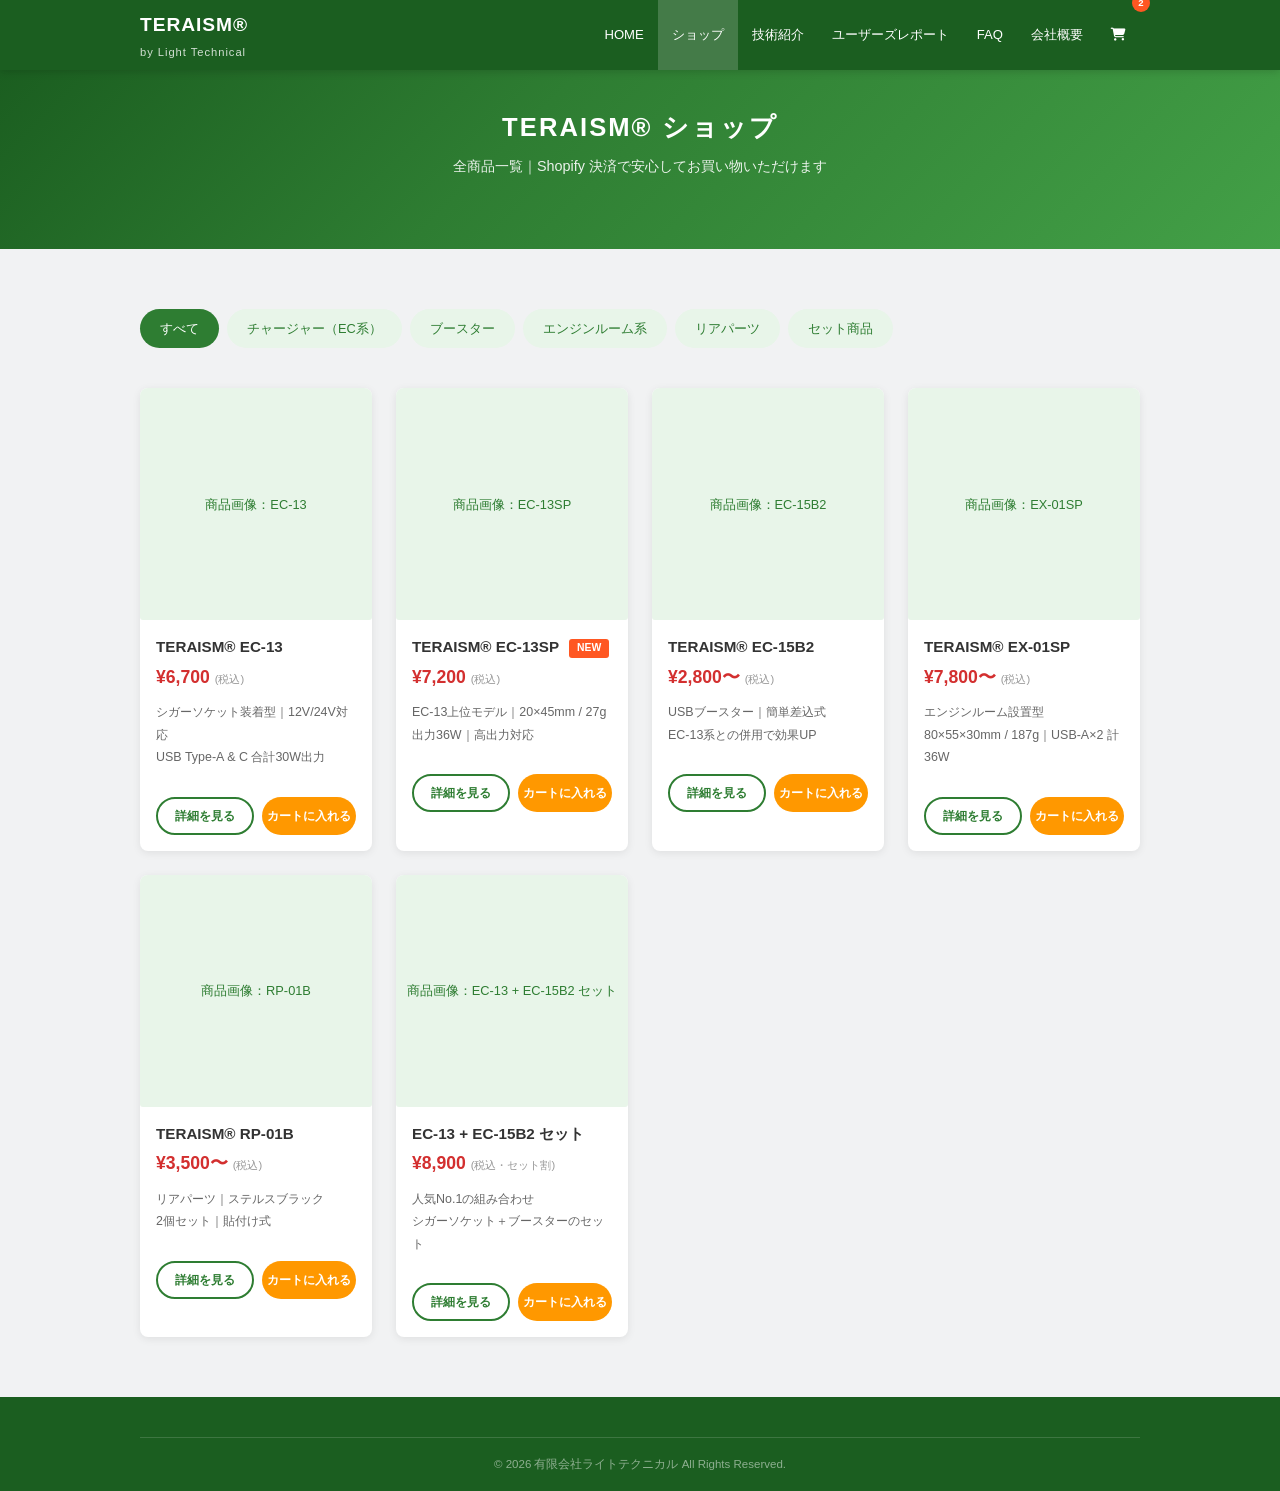
<file: shop.html>
<!DOCTYPE html>
<html lang="ja">
<head>
<meta charset="UTF-8">
<meta name="viewport" content="width=device-width,initial-scale=1">
<title>ショップ｜TERAISM® 公式</title>
<link rel="stylesheet" href="https://stackpath.bootstrapcdn.com/bootstrap/4.5.0/css/bootstrap.min.css">
<link rel="stylesheet" href="https://cdnjs.cloudflare.com/ajax/libs/font-awesome/6.4.2/css/all.min.css">
<link rel="stylesheet" href="css/style.css">
</head>
<body>

<!-- Header（共通） -->
<header class="siteHeader">
  <div class="container">
    <a href="index.html" class="siteLogo">TERAISM®<span>by Light Technical</span></a>
    <button class="menuToggle" onclick="document.querySelector('.gMenu').classList.toggle('is-open')"><i class="fas fa-bars"></i></button>
    <ul class="gMenu">
      <li><a href="index.html">HOME</a></li>
      <li><a href="shop.html" class="is-active">ショップ</a></li>
      <li><a href="technology.html">技術紹介</a></li>
      <li><a href="reports.html">ユーザーズレポート</a></li>
      <li><a href="faq.html">FAQ</a></li>
      <li><a href="company.html">会社概要</a></li>
      <li><a href="cart.html" class="cartIcon"><i class="fas fa-shopping-cart"></i><span class="badge">2</span></a></li>
    </ul>
  </div>
</header>

<!-- ページヘッダー -->
<section class="hero" style="padding:40px 15px;">
  <div class="container">
    <h1 style="font-size:1.6rem;">TERAISM® ショップ</h1>
    <p style="font-size:.9rem;">全商品一覧｜Shopify 決済で安心してお買い物いただけます</p>
  </div>
</section>

<!-- カテゴリフィルター -->
<section class="section">
  <div class="container">
    <div class="filter-tabs mb-40">
      <button class="active">すべて</button>
      <button>チャージャー（EC系）</button>
      <button>ブースター</button>
      <button>エンジンルーム系</button>
      <button>リアパーツ</button>
      <button>セット商品</button>
    </div>

    <div class="product-grid">

      <!-- EC-13 -->
      <div class="product-card">
        <div class="card-img">商品画像：EC-13</div>
        <div class="card-body">
          <h3>TERAISM® EC-13</h3>
          <div class="price">¥6,700 <span class="price-note">(税込)</span></div>
          <p>シガーソケット装着型｜12V/24V対応<br>USB Type-A & C 合計30W出力</p>
        </div>
        <div class="card-actions">
          <a href="product-detail.html" class="btn-outline btn-sm">詳細を見る</a>
          <button class="btn-green btn-sm btn-cart">カートに入れる</button>
        </div>
      </div>

      <!-- EC-13SP -->
      <div class="product-card">
        <div class="card-img">商品画像：EC-13SP</div>
        <div class="card-body">
          <h3>TERAISM® EC-13SP <span class="badge-new">NEW</span></h3>
          <div class="price">¥7,200 <span class="price-note">(税込)</span></div>
          <p>EC-13上位モデル｜20×45mm / 27g<br>出力36W｜高出力対応</p>
        </div>
        <div class="card-actions">
          <a href="shop.html" class="btn-outline btn-sm">詳細を見る</a>
          <button class="btn-green btn-sm btn-cart">カートに入れる</button>
        </div>
      </div>

      <!-- EC-15B2 -->
      <div class="product-card">
        <div class="card-img">商品画像：EC-15B2</div>
        <div class="card-body">
          <h3>TERAISM® EC-15B2</h3>
          <div class="price">¥2,800〜 <span class="price-note">(税込)</span></div>
          <p>USBブースター｜簡単差込式<br>EC-13系との併用で効果UP</p>
        </div>
        <div class="card-actions">
          <a href="shop.html" class="btn-outline btn-sm">詳細を見る</a>
          <button class="btn-green btn-sm btn-cart">カートに入れる</button>
        </div>
      </div>

      <!-- EX-01SP -->
      <div class="product-card">
        <div class="card-img">商品画像：EX-01SP</div>
        <div class="card-body">
          <h3>TERAISM® EX-01SP</h3>
          <div class="price">¥7,800〜 <span class="price-note">(税込)</span></div>
          <p>エンジンルーム設置型<br>80×55×30mm / 187g｜USB-A×2 計36W</p>
        </div>
        <div class="card-actions">
          <a href="shop.html" class="btn-outline btn-sm">詳細を見る</a>
          <button class="btn-green btn-sm btn-cart">カートに入れる</button>
        </div>
      </div>

      <!-- RP-01B -->
      <div class="product-card">
        <div class="card-img">商品画像：RP-01B</div>
        <div class="card-body">
          <h3>TERAISM® RP-01B</h3>
          <div class="price">¥3,500〜 <span class="price-note">(税込)</span></div>
          <p>リアパーツ｜ステルスブラック<br>2個セット｜貼付け式</p>
        </div>
        <div class="card-actions">
          <a href="shop.html" class="btn-outline btn-sm">詳細を見る</a>
          <button class="btn-green btn-sm btn-cart">カートに入れる</button>
        </div>
      </div>

      <!-- セット商品例 -->
      <div class="product-card">
        <div class="card-img">商品画像：EC-13 + EC-15B2 セット</div>
        <div class="card-body">
          <h3>EC-13 + EC-15B2 セット</h3>
          <div class="price">¥8,900 <span class="price-note">(税込・セット割)</span></div>
          <p>人気No.1の組み合わせ<br>シガーソケット＋ブースターのセット</p>
        </div>
        <div class="card-actions">
          <a href="shop.html" class="btn-outline btn-sm">詳細を見る</a>
          <button class="btn-green btn-sm btn-cart">カートに入れる</button>
        </div>
      </div>

    </div><!-- /.product-grid -->
  </div>
</section>

<!-- Footer（共通 省略形） -->
<footer class="siteFooter">
  <div class="container">
    <div class="footer-bottom">
      &copy; 2026 有限会社ライトテクニカル All Rights Reserved.
    </div>
  </div>
</footer>

</body>
</html>
</file>
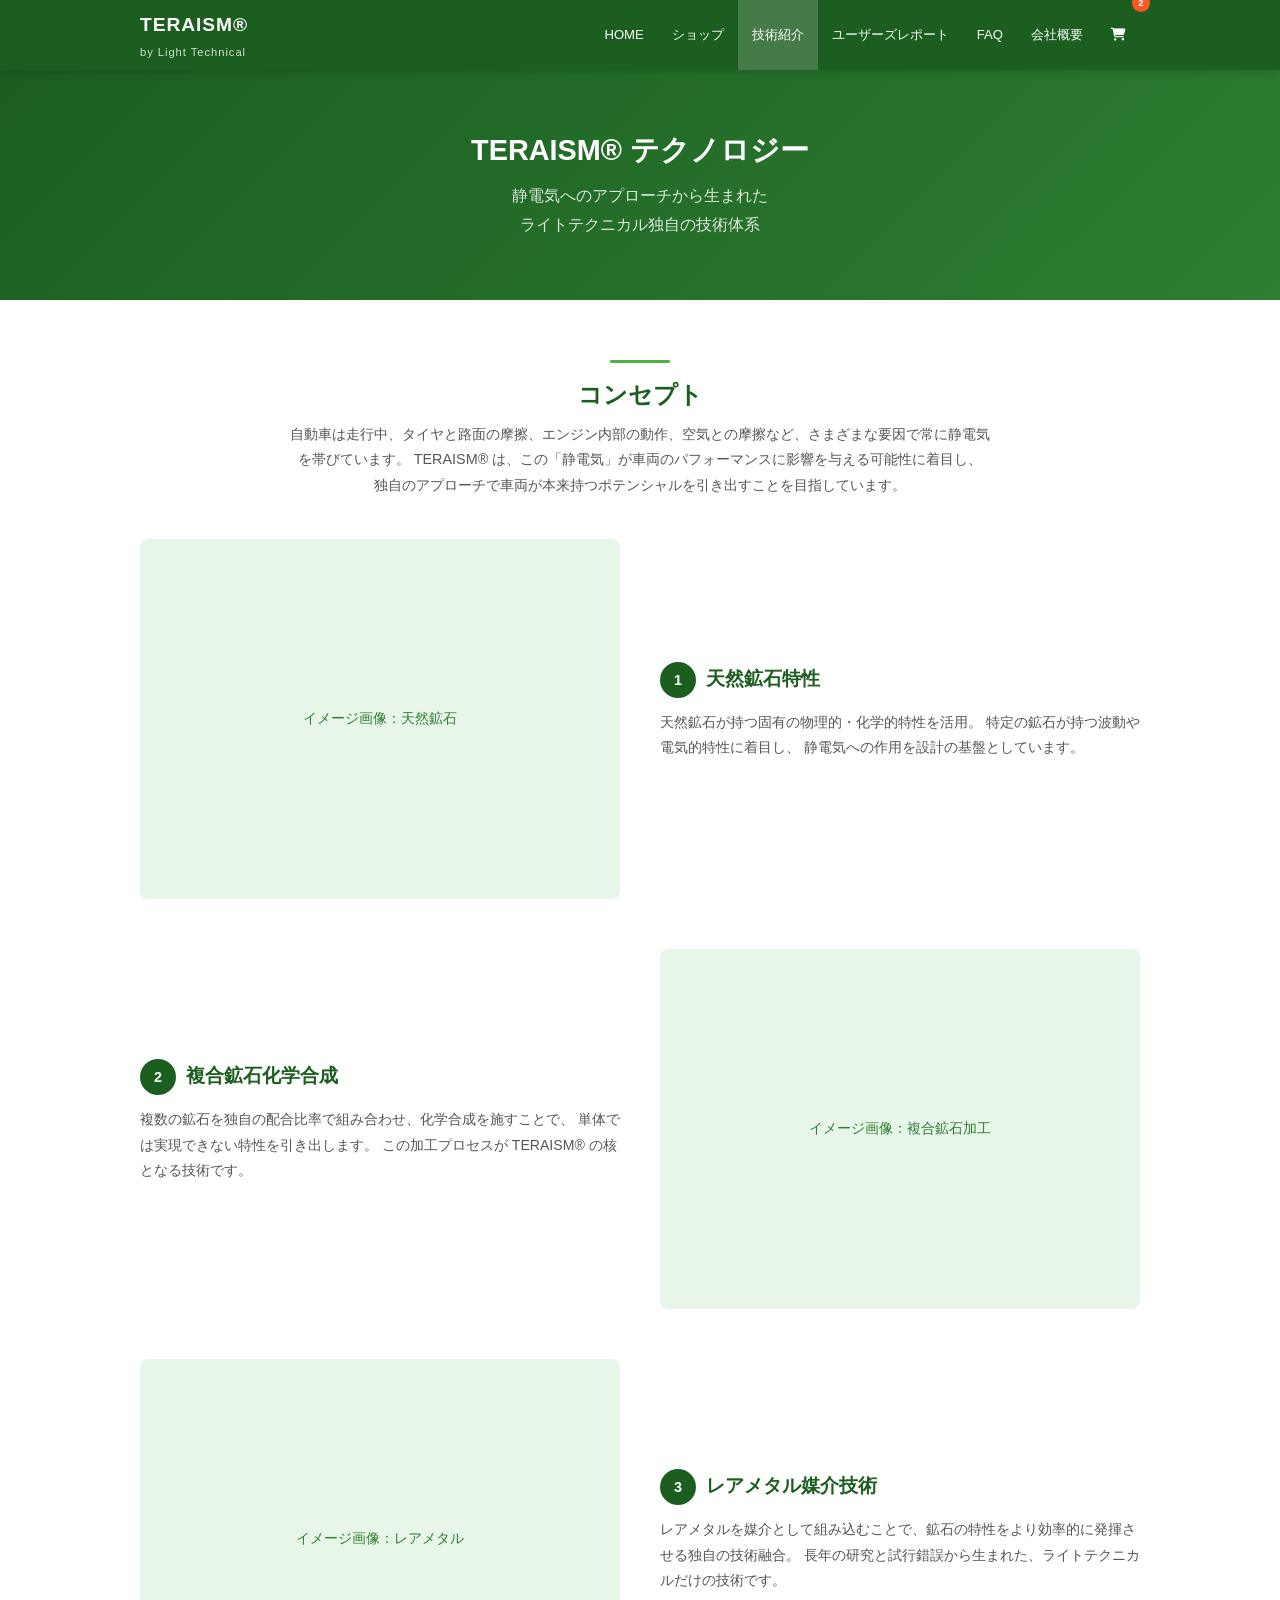
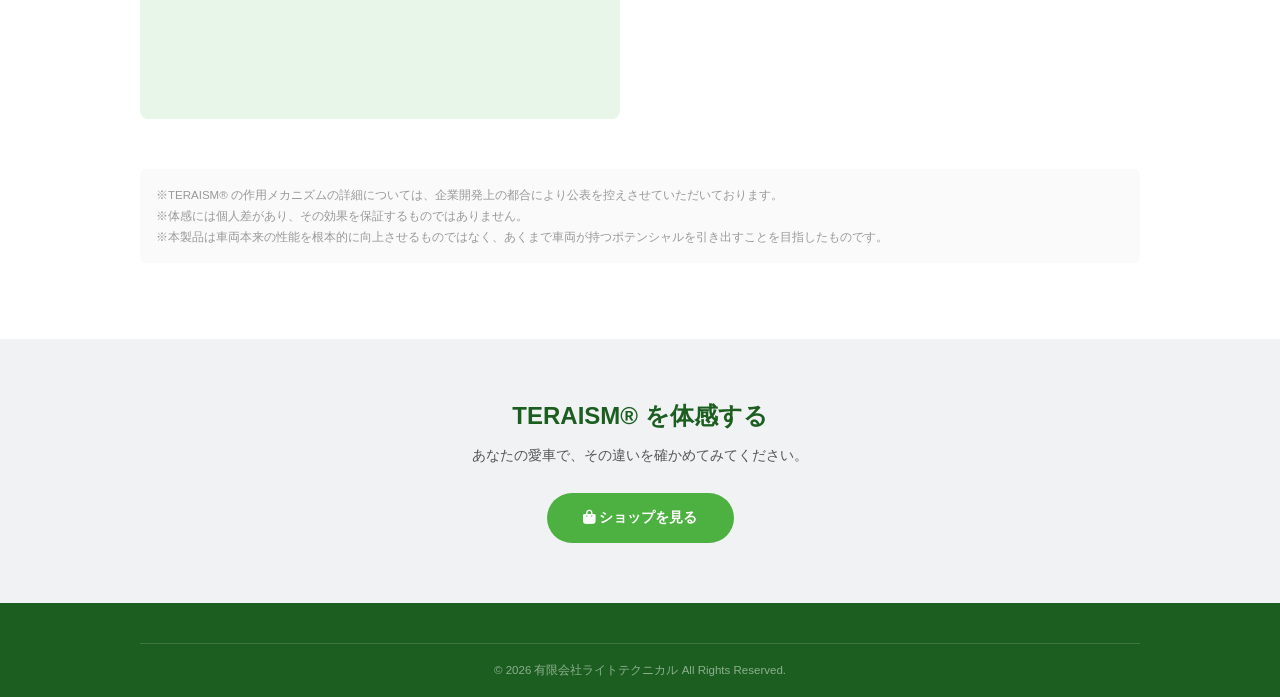
<file: technology.html>
<!DOCTYPE html>
<html lang="ja">
<head>
<meta charset="UTF-8">
<meta name="viewport" content="width=device-width,initial-scale=1">
<title>TERAISM® 技術紹介｜有限会社ライトテクニカル</title>
<link rel="stylesheet" href="https://stackpath.bootstrapcdn.com/bootstrap/4.5.0/css/bootstrap.min.css">
<link rel="stylesheet" href="https://cdnjs.cloudflare.com/ajax/libs/font-awesome/6.4.2/css/all.min.css">
<link rel="stylesheet" href="css/style.css">
</head>
<body>

<header class="siteHeader">
  <div class="container">
    <a href="index.html" class="siteLogo">TERAISM®<span>by Light Technical</span></a>
    <button class="menuToggle" onclick="document.querySelector('.gMenu').classList.toggle('is-open')"><i class="fas fa-bars"></i></button>
    <ul class="gMenu">
      <li><a href="index.html">HOME</a></li>
      <li><a href="shop.html">ショップ</a></li>
      <li><a href="technology.html" class="is-active">技術紹介</a></li>
      <li><a href="reports.html">ユーザーズレポート</a></li>
      <li><a href="faq.html">FAQ</a></li>
      <li><a href="company.html">会社概要</a></li>
      <li><a href="cart.html" class="cartIcon"><i class="fas fa-shopping-cart"></i><span class="badge">2</span></a></li>
    </ul>
  </div>
</header>

<!-- ヒーロー -->
<section class="tech-hero">
  <div class="container">
    <h1 style="font-size:1.8rem;">TERAISM® テクノロジー</h1>
    <p style="opacity:.85;max-width:600px;margin:12px auto 0;">静電気へのアプローチから生まれた<br>ライトテクニカル独自の技術体系</p>
  </div>
</section>

<!-- コンセプト & 3つの技術 -->
<section class="section section-alt">
  <div class="container">
    <div class="section-divider"></div>
    <h2 class="section-title">コンセプト</h2>
    <p style="max-width:700px;margin:0 auto 40px;font-size:.9rem;color:#555;text-align:center;">
      自動車は走行中、タイヤと路面の摩擦、エンジン内部の動作、空気との摩擦など、さまざまな要因で常に静電気を帯びています。
      TERAISM® は、この「静電気」が車両のパフォーマンスに影響を与える可能性に着目し、
      独自のアプローチで車両が本来持つポテンシャルを引き出すことを目指しています。
    </p>

    <!-- 技術 1 -->
    <div class="tech-block">
      <div class="tech-img">イメージ画像：天然鉱石</div>
      <div class="tech-text">
        <h3><span class="tech-num">1</span>天然鉱石特性</h3>
        <p style="font-size:.88rem;color:#555;">
          天然鉱石が持つ固有の物理的・化学的特性を活用。
          特定の鉱石が持つ波動や電気的特性に着目し、
          静電気への作用を設計の基盤としています。
        </p>
      </div>
    </div>

    <!-- 技術 2 -->
    <div class="tech-block reverse">
      <div class="tech-img">イメージ画像：複合鉱石加工</div>
      <div class="tech-text">
        <h3><span class="tech-num">2</span>複合鉱石化学合成</h3>
        <p style="font-size:.88rem;color:#555;">
          複数の鉱石を独自の配合比率で組み合わせ、化学合成を施すことで、
          単体では実現できない特性を引き出します。
          この加工プロセスが TERAISM® の核となる技術です。
        </p>
      </div>
    </div>

    <!-- 技術 3 -->
    <div class="tech-block">
      <div class="tech-img">イメージ画像：レアメタル</div>
      <div class="tech-text">
        <h3><span class="tech-num">3</span>レアメタル媒介技術</h3>
        <p style="font-size:.88rem;color:#555;">
          レアメタルを媒介として組み込むことで、鉱石の特性をより効率的に発揮させる独自の技術融合。
          長年の研究と試行錯誤から生まれた、ライトテクニカルだけの技術です。
        </p>
      </div>
    </div>

    <!-- 免責 -->
    <p class="disclaimer">
      ※TERAISM® の作用メカニズムの詳細については、企業開発上の都合により公表を控えさせていただいております。<br>
      ※体感には個人差があり、その効果を保証するものではありません。<br>
      ※本製品は車両本来の性能を根本的に向上させるものではなく、あくまで車両が持つポテンシャルを引き出すことを目指したものです。
    </p>
  </div>
</section>

<!-- CTA -->
<section class="section" style="text-align:center;">
  <div class="container">
    <h2 class="section-title">TERAISM® を体感する</h2>
    <p style="font-size:.9rem;color:#555;margin-bottom:24px;">あなたの愛車で、その違いを確かめてみてください。</p>
    <a href="shop.html" class="btn-green"><i class="fas fa-shopping-bag"></i> ショップを見る</a>
  </div>
</section>

<footer class="siteFooter">
  <div class="container">
    <div class="footer-bottom">&copy; 2026 有限会社ライトテクニカル All Rights Reserved.</div>
  </div>
</footer>

</body>
</html>
</file>
<file: css/style.css>
/* ================================================
   TERAISM® Shop – Shopify Basic モックアップ用CSS
   既存サイト（Lightning + Bootstrap4）のスタイルを踏襲
   ================================================ */

/* ----- 既存サイトから引き継ぎ（wp-custom-css 相当） ----- */
.container{max-width:1030px;margin:0 auto;padding:0 15px;}
.page-header{display:none;}
.wp-block-button .wp-block-button__link.has-background:hover{background-color:#4DB142!important;}

/* ----- リセット・ベース ----- */
*,*::before,*::after{box-sizing:border-box;}
body{
  font-family:"Helvetica Neue",Arial,"Hiragino Kaku Gothic ProN","Hiragino Sans",Meiryo,sans-serif;
  color:#333;background:#f1f2f3;line-height:1.8;margin:0;padding:0;
  -webkit-font-smoothing:antialiased;
}
a{color:#2e7d32;text-decoration:none;}
a:hover{color:#1b5e20;text-decoration:underline;}
img{max-width:100%;height:auto;}
h1,h2,h3,h4,h5,h6{font-weight:bold;line-height:1.4;}

/* ----- ヘッダー（Lightning .siteHeader 踏襲） ----- */
.siteHeader{
  background:#1b5e20;color:#fff;
  box-shadow:0 2px 8px rgba(0,0,0,.15);
  position:sticky;top:0;z-index:1000;
}
.siteHeader .container{
  display:flex;align-items:center;justify-content:space-between;
  height:70px;
}
.siteLogo{font-size:1.2rem;font-weight:bold;color:#fff;letter-spacing:.05em;}
.siteLogo:hover{color:#fff;text-decoration:none;}
.siteLogo span{font-size:.7rem;display:block;opacity:.8;font-weight:normal;}

/* -- グローバルメニュー（.gMenu 踏襲） -- */
.gMenu{list-style:none;display:flex;gap:0;margin:0;padding:0;}
.gMenu li a{
  display:block;padding:0 14px;line-height:70px;
  color:#fff;font-size:.82rem;white-space:nowrap;
  transition:background .2s;
}
.gMenu li a:hover{background:rgba(255,255,255,.12);text-decoration:none;}
.gMenu li a.is-active{background:rgba(255,255,255,.18);}
.menuToggle{display:none;background:none;border:none;color:#fff;font-size:1.5rem;cursor:pointer;}

/* -- カートアイコン -- */
.cartIcon{position:relative;font-size:1.1rem;}
.cartIcon .badge{
  position:absolute;top:-6px;right:-10px;
  background:#ff5722;color:#fff;border-radius:50%;
  font-size:.6rem;width:18px;height:18px;
  display:flex;align-items:center;justify-content:center;
}

/* ----- ヒーロー ----- */
.hero{
  background:linear-gradient(135deg,#1b5e20 0%,#2e7d32 40%,#43a047 100%);
  color:#fff;text-align:center;
  padding:80px 15px;
}
.hero h1{font-size:2.4rem;margin-bottom:.3em;letter-spacing:.08em;}
.hero p{font-size:1.05rem;opacity:.9;max-width:640px;margin:0 auto 30px;}
.hero .btn-green{font-size:1rem;}

/* ----- 共通ボタン ----- */
.btn-green{
  display:inline-block;
  background:#4db142;color:#fff;
  border:none;border-radius:100px;
  padding:12px 36px;font-size:.9rem;font-weight:bold;
  cursor:pointer;transition:background .2s,transform .1s;
}
.btn-green:hover{background:#43a047;color:#fff;text-decoration:none;transform:translateY(-1px);}
.btn-outline{
  display:inline-block;
  background:transparent;color:#2e7d32;
  border:2px solid #2e7d32;border-radius:100px;
  padding:10px 32px;font-size:.9rem;font-weight:bold;
  cursor:pointer;transition:all .2s;
}
.btn-outline:hover{background:#2e7d32;color:#fff;text-decoration:none;}
.btn-sm{padding:8px 20px;font-size:.8rem;}
.btn-block{display:block;width:100%;text-align:center;}
.btn-cart{background:#ff9800;}
.btn-cart:hover{background:#f57c00;}
.btn-buy{background:#1b5e20;}
.btn-buy:hover{background:#145218;}

/* ----- セクション ----- */
.section{padding:60px 0;}
.section-alt{background:#fff;}
.section-title{
  text-align:center;font-size:1.5rem;margin-bottom:10px;color:#1b5e20;
}
.section-sub{text-align:center;font-size:.85rem;color:#777;margin-bottom:40px;}
.section-divider{
  width:60px;height:3px;background:#4db142;
  margin:0 auto 15px;border-radius:2px;
}

/* ----- 商品グリッド（ショップ & トップ） ----- */
.product-grid{
  display:grid;
  grid-template-columns:repeat(auto-fill,minmax(220px,1fr));
  gap:24px;
}
.product-card{
  background:#fff;border-radius:8px;overflow:hidden;
  box-shadow:0 2px 8px rgba(0,0,0,.08);
  transition:transform .2s,box-shadow .2s;
}
.product-card:hover{transform:translateY(-4px);box-shadow:0 6px 20px rgba(0,0,0,.12);}
.product-card .card-img{
  width:100%;aspect-ratio:1/1;
  background:#e8f5e9;display:flex;align-items:center;justify-content:center;
  color:#2e7d32;font-size:.8rem;overflow:hidden;
}
.product-card .card-img img{width:100%;height:100%;object-fit:cover;}
.product-card .card-body{padding:16px;}
.product-card .card-body h3{font-size:.95rem;margin:0 0 4px;}
.product-card .card-body .price{color:#d32f2f;font-weight:bold;font-size:1.1rem;}
.product-card .card-body .price-note{font-size:.7rem;color:#999;font-weight:normal;}
.product-card .card-body p{font-size:.78rem;color:#666;margin:8px 0 12px;}
.product-card .card-actions{padding:0 16px 16px;display:flex;gap:8px;}
.product-card .card-actions .btn-green,
.product-card .card-actions .btn-outline{flex:1;text-align:center;font-size:.75rem;padding:8px 0;}
.badge-new{
  display:inline-block;background:#ff5722;color:#fff;
  font-size:.65rem;padding:2px 8px;border-radius:3px;
  margin-left:6px;vertical-align:middle;
}

/* ----- 商品詳細 ----- */
.product-detail{display:flex;gap:40px;align-items:flex-start;}
.product-detail .gallery{flex:1;min-width:0;}
.product-detail .gallery .main-img{
  width:100%;aspect-ratio:1/1;background:#e8f5e9;
  border-radius:8px;display:flex;align-items:center;justify-content:center;
  color:#2e7d32;font-size:.9rem;margin-bottom:12px;overflow:hidden;
}
.product-detail .gallery .thumbs{display:flex;gap:8px;}
.product-detail .gallery .thumbs .thumb{
  width:60px;height:60px;background:#e8f5e9;border-radius:4px;
  border:2px solid transparent;cursor:pointer;
}
.product-detail .gallery .thumbs .thumb.active{border-color:#4db142;}
.product-detail .info{flex:1;min-width:0;}
.product-detail .info h1{font-size:1.6rem;margin:0 0 8px;}
.product-detail .info .price-large{font-size:1.8rem;color:#d32f2f;font-weight:bold;margin-bottom:16px;}
.product-detail .info .spec-table{width:100%;border-collapse:collapse;margin:20px 0;}
.product-detail .info .spec-table th,
.product-detail .info .spec-table td{
  padding:10px 12px;border-bottom:1px solid #e0e0e0;font-size:.85rem;text-align:left;
}
.product-detail .info .spec-table th{background:#f5f5f5;width:35%;color:#555;}
.product-detail .info .qty-selector{display:flex;align-items:center;gap:12px;margin:20px 0;}
.product-detail .info .qty-selector label{font-size:.85rem;font-weight:bold;}
.product-detail .info .qty-selector select{
  padding:8px 12px;border:1px solid #ccc;border-radius:4px;font-size:.9rem;
}
.product-detail .info .btn-group{display:flex;gap:12px;margin-top:16px;}
.product-detail .info .btn-group .btn-green,
.product-detail .info .btn-group .btn-buy{flex:1;text-align:center;}

/* -- レビュー -- */
.reviews{margin-top:50px;}
.reviews h2{font-size:1.2rem;margin-bottom:20px;}
.review-summary{display:flex;align-items:center;gap:20px;margin-bottom:24px;padding:20px;background:#f9fbe7;border-radius:8px;}
.review-summary .avg{font-size:2.4rem;font-weight:bold;color:#1b5e20;}
.review-summary .stars{color:#ff9800;font-size:1.1rem;}
.review-summary .count{font-size:.85rem;color:#666;}
.review-item{border-bottom:1px solid #eee;padding:20px 0;}
.review-item .review-header{display:flex;align-items:center;gap:12px;margin-bottom:8px;}
.review-item .review-header .stars{color:#ff9800;font-size:.9rem;}
.review-item .review-header .author{font-weight:bold;font-size:.85rem;}
.review-item .review-header .date{font-size:.75rem;color:#999;}
.review-item .review-body{font-size:.88rem;color:#444;}
.review-item .review-car{font-size:.78rem;color:#777;margin-top:6px;}

/* ----- カート ----- */
.cart-table{width:100%;border-collapse:collapse;}
.cart-table th{background:#f5f5f5;padding:12px;font-size:.82rem;text-align:left;border-bottom:2px solid #ddd;}
.cart-table td{padding:14px 12px;border-bottom:1px solid #eee;font-size:.88rem;vertical-align:middle;}
.cart-table .product-cell{display:flex;align-items:center;gap:14px;}
.cart-table .product-cell .cart-thumb{
  width:70px;height:70px;background:#e8f5e9;border-radius:4px;flex-shrink:0;
  display:flex;align-items:center;justify-content:center;font-size:.65rem;color:#2e7d32;
}
.cart-table .product-cell .cart-info h4{font-size:.88rem;margin:0;}
.cart-table .product-cell .cart-info p{font-size:.72rem;color:#999;margin:2px 0 0;}
.cart-table .qty-input{width:60px;padding:6px;border:1px solid #ccc;border-radius:4px;text-align:center;}
.cart-table .remove-btn{color:#999;background:none;border:none;cursor:pointer;font-size:1.1rem;}
.cart-table .remove-btn:hover{color:#d32f2f;}
.cart-summary{
  margin-top:30px;padding:30px;background:#fff;border-radius:8px;
  box-shadow:0 2px 8px rgba(0,0,0,.08);max-width:400px;margin-left:auto;
}
.cart-summary .row{display:flex;justify-content:space-between;margin-bottom:12px;font-size:.9rem;}
.cart-summary .total{font-size:1.2rem;font-weight:bold;border-top:2px solid #1b5e20;padding-top:12px;color:#1b5e20;}
.cart-empty{text-align:center;padding:80px 0;color:#999;}
.cart-empty i{font-size:3rem;margin-bottom:16px;display:block;}

/* ----- ユーザーズレポート ----- */
.report-stats{
  display:grid;grid-template-columns:repeat(3,1fr);gap:20px;margin-bottom:40px;
}
.stat-card{
  background:#fff;border-radius:8px;padding:24px;text-align:center;
  box-shadow:0 2px 8px rgba(0,0,0,.08);
}
.stat-card .num{font-size:2rem;font-weight:bold;color:#1b5e20;display:block;}
.stat-card .label{font-size:.8rem;color:#777;}
.filter-tabs{display:flex;gap:8px;margin-bottom:24px;flex-wrap:wrap;}
.filter-tabs button{
  background:#e8f5e9;color:#2e7d32;border:none;border-radius:100px;
  padding:8px 20px;font-size:.8rem;cursor:pointer;transition:all .2s;
}
.filter-tabs button:hover,
.filter-tabs button.active{background:#2e7d32;color:#fff;}
.report-card{
  background:#fff;border-radius:8px;padding:24px;margin-bottom:20px;
  box-shadow:0 2px 8px rgba(0,0,0,.08);
}
.report-card .report-header{display:flex;align-items:center;gap:12px;margin-bottom:12px;}
.report-card .report-header .avatar{
  width:40px;height:40px;background:#e8f5e9;border-radius:50%;
  display:flex;align-items:center;justify-content:center;color:#2e7d32;font-size:.75rem;
}
.report-card .report-header .user-info .name{font-weight:bold;font-size:.9rem;}
.report-card .report-header .user-info .date{font-size:.72rem;color:#999;}
.report-card .report-meta{
  display:flex;gap:16px;margin-bottom:12px;flex-wrap:wrap;
}
.report-card .report-meta .tag{
  background:#f1f8e9;color:#33691e;padding:4px 12px;
  border-radius:4px;font-size:.75rem;
}
.report-card .report-body{font-size:.88rem;color:#444;margin-bottom:12px;}
.report-card .report-data{
  background:#f9fbe7;border-radius:6px;padding:16px;
  display:grid;grid-template-columns:repeat(auto-fit,minmax(140px,1fr));gap:12px;
}
.report-card .report-data .data-item .data-label{font-size:.7rem;color:#777;display:block;}
.report-card .report-data .data-item .data-value{font-size:1.1rem;font-weight:bold;color:#1b5e20;}
.report-card .report-actions{margin-top:12px;display:flex;gap:16px;align-items:center;}
.report-card .report-actions button{background:none;border:none;color:#999;cursor:pointer;font-size:.82rem;}
.report-card .report-actions button:hover{color:#2e7d32;}

/* ----- 投稿フォーム ----- */
.post-form{max-width:700px;margin:0 auto;}
.form-group{margin-bottom:20px;}
.form-group label{display:block;font-size:.85rem;font-weight:bold;margin-bottom:6px;color:#333;}
.form-group .required{color:#d32f2f;font-size:.75rem;margin-left:4px;}
.form-group input[type="text"],
.form-group input[type="email"],
.form-group input[type="number"],
.form-group select,
.form-group textarea{
  width:100%;padding:10px 14px;border:1px solid #ccc;border-radius:6px;
  font-size:.9rem;font-family:inherit;transition:border-color .2s;
}
.form-group input:focus,
.form-group select:focus,
.form-group textarea:focus{border-color:#4db142;outline:none;box-shadow:0 0 0 3px rgba(77,177,66,.15);}
.form-group textarea{min-height:120px;resize:vertical;}
.form-group .help{font-size:.72rem;color:#999;margin-top:4px;}
.form-row{display:flex;gap:16px;}
.form-row .form-group{flex:1;}
.file-upload{
  border:2px dashed #ccc;border-radius:8px;padding:30px;
  text-align:center;color:#999;cursor:pointer;transition:border-color .2s;
}
.file-upload:hover{border-color:#4db142;}
.file-upload i{font-size:2rem;margin-bottom:8px;display:block;}
.login-prompt{
  background:#fff3e0;border-radius:8px;padding:20px;
  text-align:center;margin-bottom:30px;
}
.login-prompt p{margin:0 0 12px;font-size:.9rem;}

/* ----- FAQ ----- */
.faq-category{margin-bottom:40px;}
.faq-category h2{font-size:1.1rem;color:#1b5e20;border-left:4px solid #4db142;padding-left:12px;margin-bottom:16px;}
.faq-item{background:#fff;border-radius:8px;margin-bottom:8px;box-shadow:0 1px 4px rgba(0,0,0,.06);}
.faq-item summary{
  padding:16px 20px;cursor:pointer;font-size:.9rem;font-weight:bold;
  list-style:none;display:flex;align-items:center;gap:10px;
}
.faq-item summary::before{content:"Q";background:#1b5e20;color:#fff;border-radius:50%;width:26px;height:26px;display:flex;align-items:center;justify-content:center;font-size:.75rem;flex-shrink:0;}
.faq-item summary::after{content:"+";margin-left:auto;font-size:1.2rem;color:#999;transition:transform .2s;}
.faq-item[open] summary::after{content:"−";}
.faq-item .faq-answer{padding:0 20px 16px 56px;font-size:.85rem;color:#555;line-height:1.9;}

/* ----- 技術紹介 ----- */
.tech-hero{
  background:linear-gradient(135deg,#1b5e20,#2e7d32);
  color:#fff;text-align:center;padding:60px 15px;
}
.tech-block{display:flex;gap:40px;align-items:center;margin-bottom:50px;}
.tech-block.reverse{flex-direction:row-reverse;}
.tech-block .tech-img{
  flex:1;min-width:0;aspect-ratio:4/3;background:#e8f5e9;border-radius:8px;
  display:flex;align-items:center;justify-content:center;color:#2e7d32;font-size:.85rem;
}
.tech-block .tech-text{flex:1;min-width:0;}
.tech-block .tech-text h3{font-size:1.2rem;color:#1b5e20;margin-bottom:12px;}
.tech-num{
  display:inline-flex;align-items:center;justify-content:center;
  width:36px;height:36px;background:#1b5e20;color:#fff;
  border-radius:50%;font-size:.9rem;font-weight:bold;margin-right:10px;
}

/* ----- 会社概要テーブル ----- */
.company-table{width:100%;border-collapse:collapse;}
.company-table th,.company-table td{
  padding:14px 16px;border-bottom:1px solid #e0e0e0;font-size:.88rem;text-align:left;
}
.company-table th{background:#f5f5f5;width:30%;color:#555;font-weight:bold;}

/* ----- YouTube埋め込み（既存 wp-block-embed 踏襲） ----- */
.video-wrap{position:relative;padding-bottom:56.25%;height:0;margin-bottom:12px;border-radius:8px;overflow:hidden;}
.video-wrap iframe{position:absolute;top:0;left:0;width:100%;height:100%;border:0;}
.video-caption{font-size:.75rem;color:#999;text-align:center;margin-bottom:30px;}

/* ----- フッター ----- */
.siteFooter{background:#1b5e20;color:rgba(255,255,255,.85);padding:40px 0 0;}
.footer-grid{display:grid;grid-template-columns:repeat(auto-fit,minmax(200px,1fr));gap:30px;margin-bottom:30px;}
.footer-grid h4{font-size:.85rem;color:#fff;margin-bottom:12px;border-bottom:1px solid rgba(255,255,255,.2);padding-bottom:8px;}
.footer-grid ul{list-style:none;padding:0;margin:0;}
.footer-grid ul li{margin-bottom:6px;}
.footer-grid ul li a{color:rgba(255,255,255,.8);font-size:.8rem;}
.footer-grid ul li a:hover{color:#fff;text-decoration:underline;}
.footer-bottom{
  border-top:1px solid rgba(255,255,255,.15);
  padding:16px 0;text-align:center;font-size:.72rem;color:rgba(255,255,255,.5);
}

/* ----- ユーティリティ ----- */
.text-center{text-align:center;}
.mb-0{margin-bottom:0;}
.mb-20{margin-bottom:20px;}
.mb-40{margin-bottom:40px;}
.mt-20{margin-top:20px;}
.mt-40{margin-top:40px;}
.disclaimer{font-size:.72rem;color:#999;line-height:1.8;margin-top:30px;padding:16px;background:#fafafa;border-radius:6px;}

/* ----- レスポンシブ ----- */
@media(max-width:768px){
  .siteHeader .container{height:56px;}
  .siteLogo{font-size:1rem;}
  .gMenu{
    display:none;flex-direction:column;
    position:absolute;top:56px;left:0;right:0;
    background:#1b5e20;box-shadow:0 4px 12px rgba(0,0,0,.2);
  }
  .gMenu.is-open{display:flex;}
  .gMenu li a{line-height:48px;padding:0 20px;border-bottom:1px solid rgba(255,255,255,.1);}
  .menuToggle{display:block;}
  .hero{padding:50px 15px;}
  .hero h1{font-size:1.6rem;}
  .product-detail{flex-direction:column;}
  .product-detail .gallery,.product-detail .info{flex:none;width:100%;}
  .tech-block,.tech-block.reverse{flex-direction:column;}
  .report-stats{grid-template-columns:1fr;}
  .form-row{flex-direction:column;gap:0;}
  .cart-summary{max-width:100%;}
  .product-detail .info .btn-group{flex-direction:column;}
}
</file>
